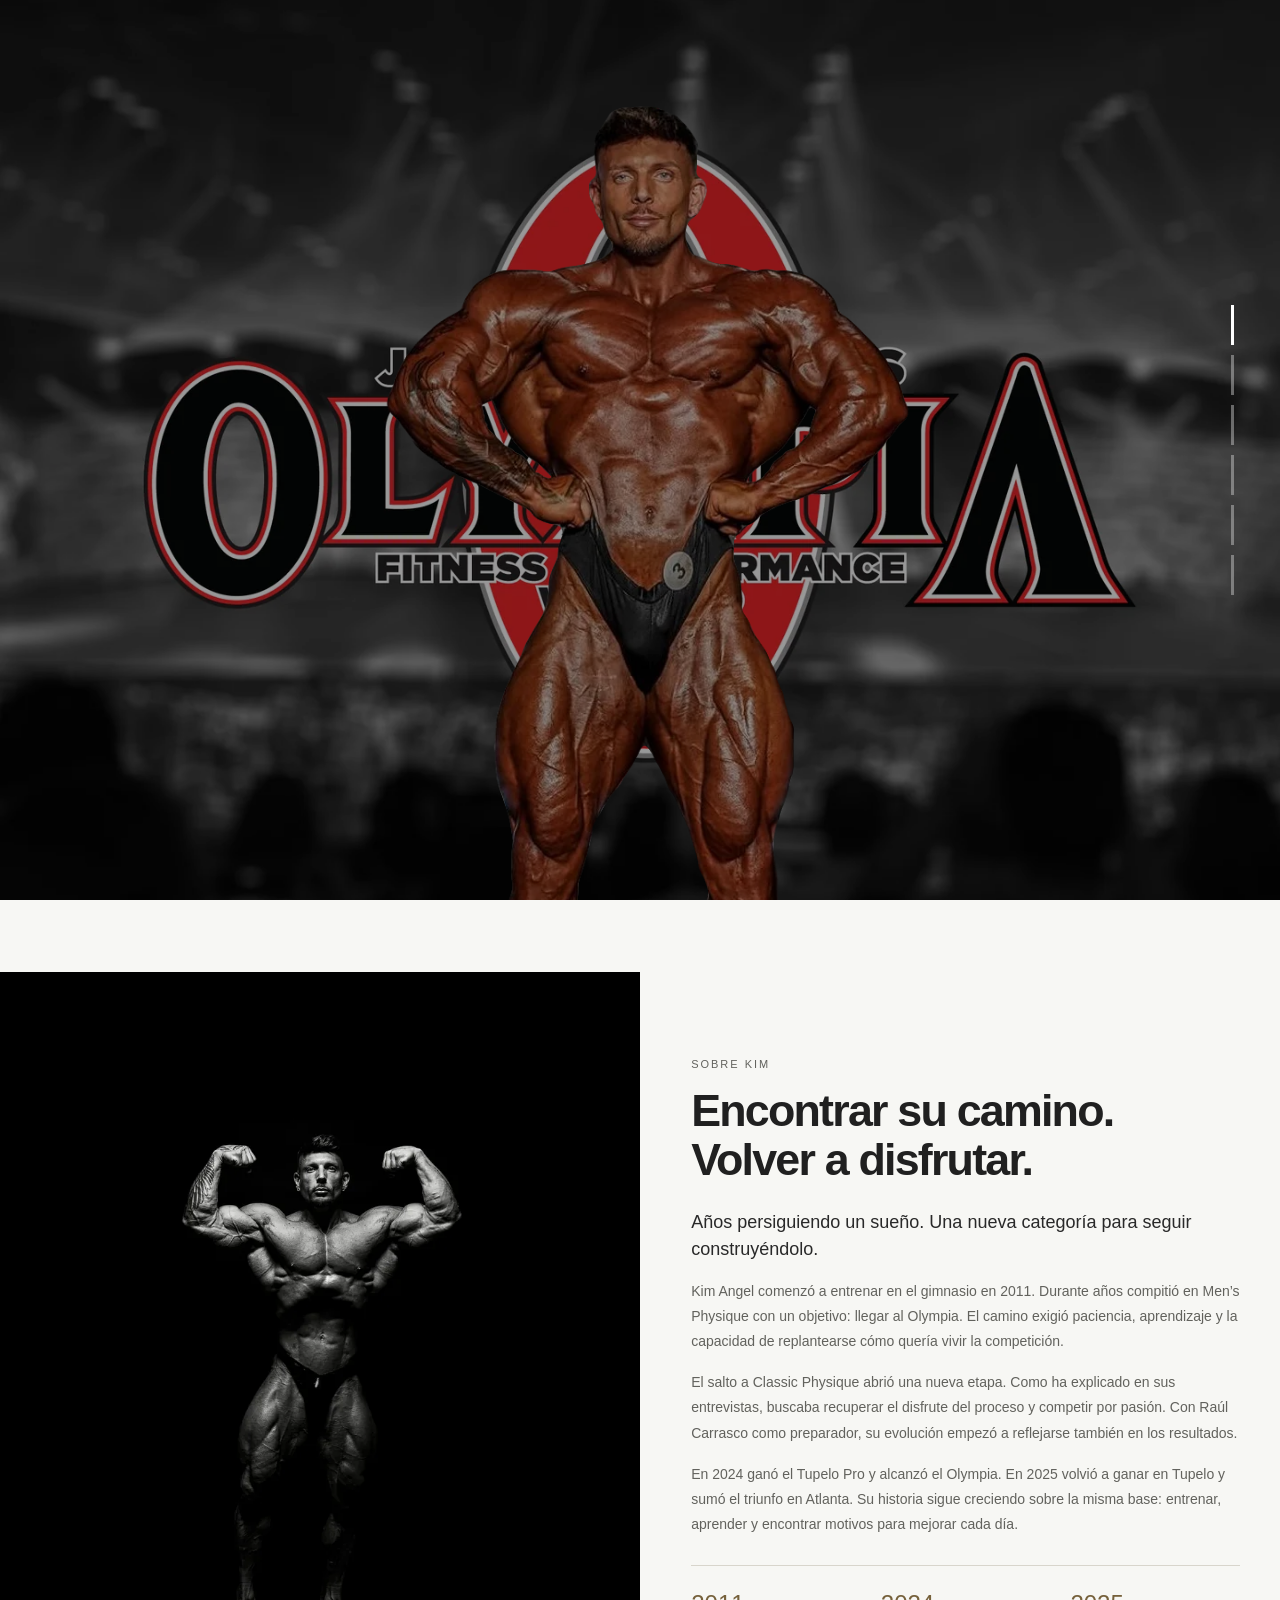
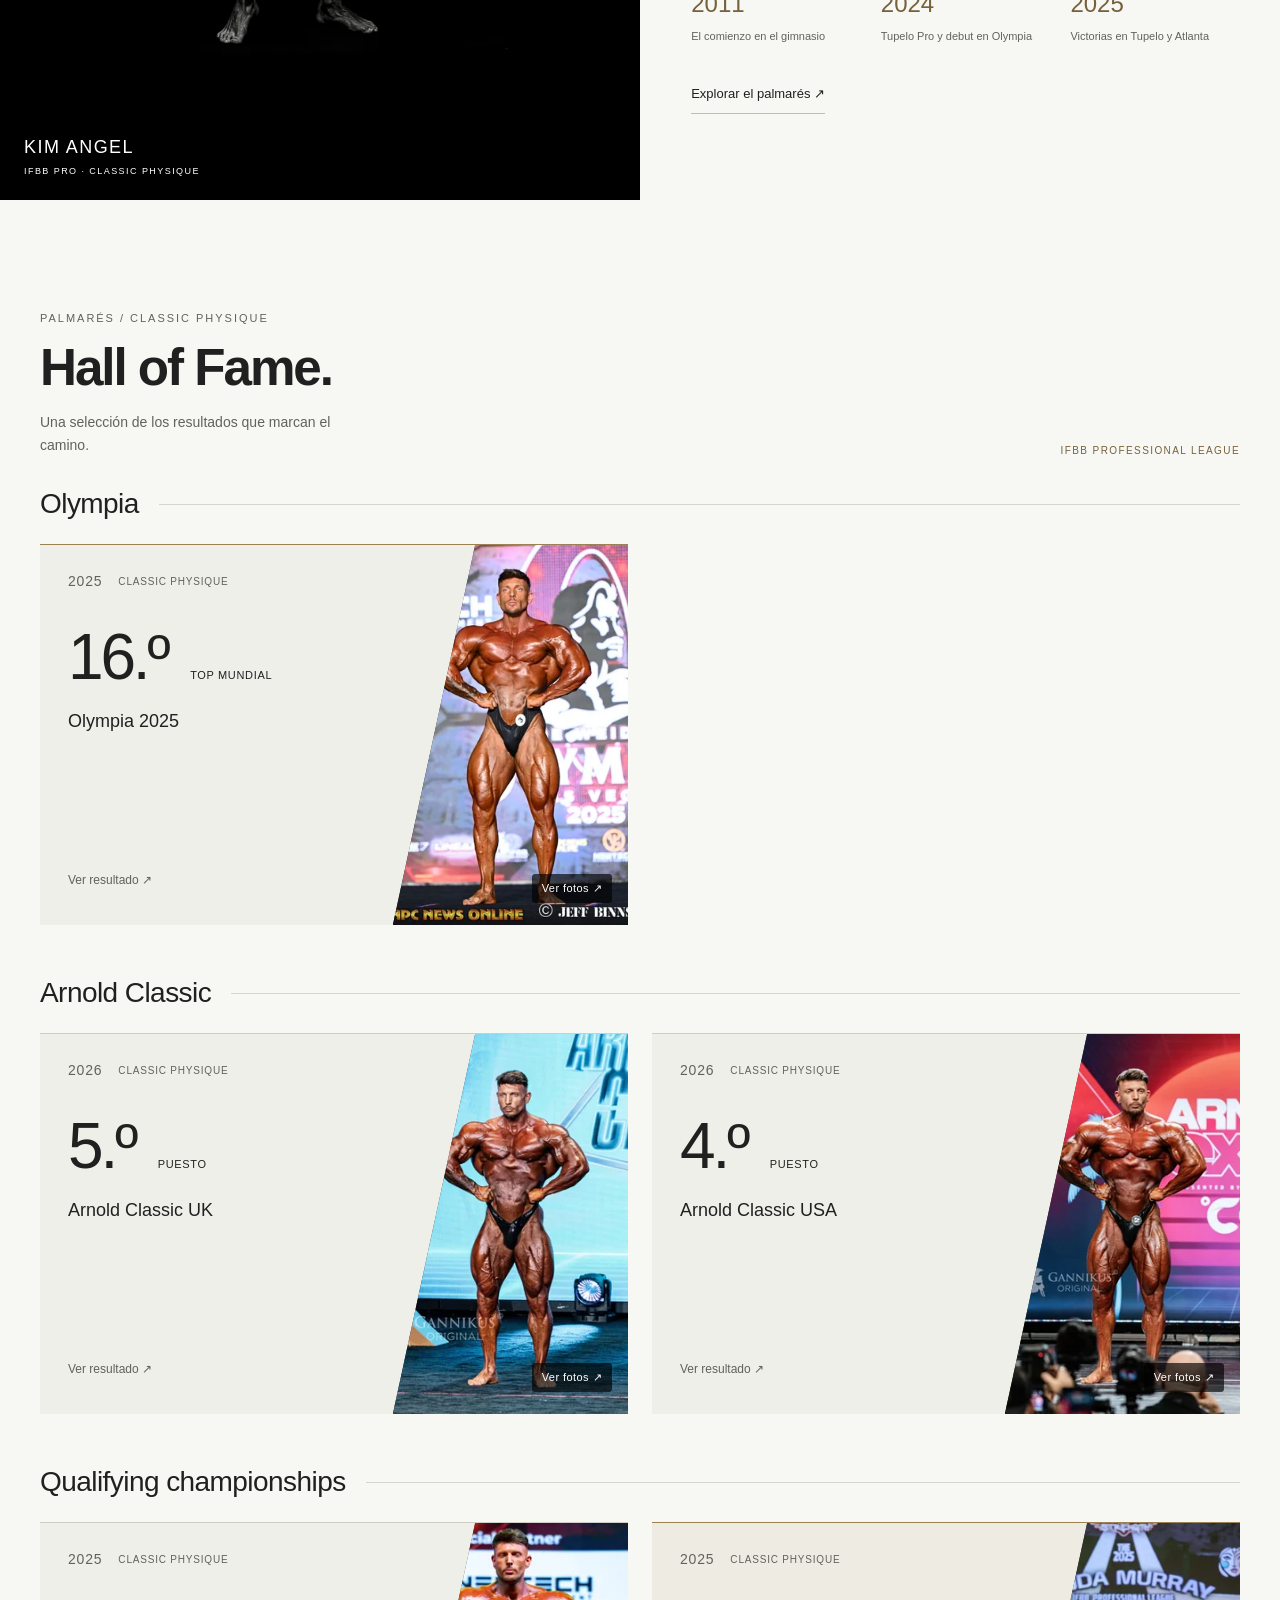
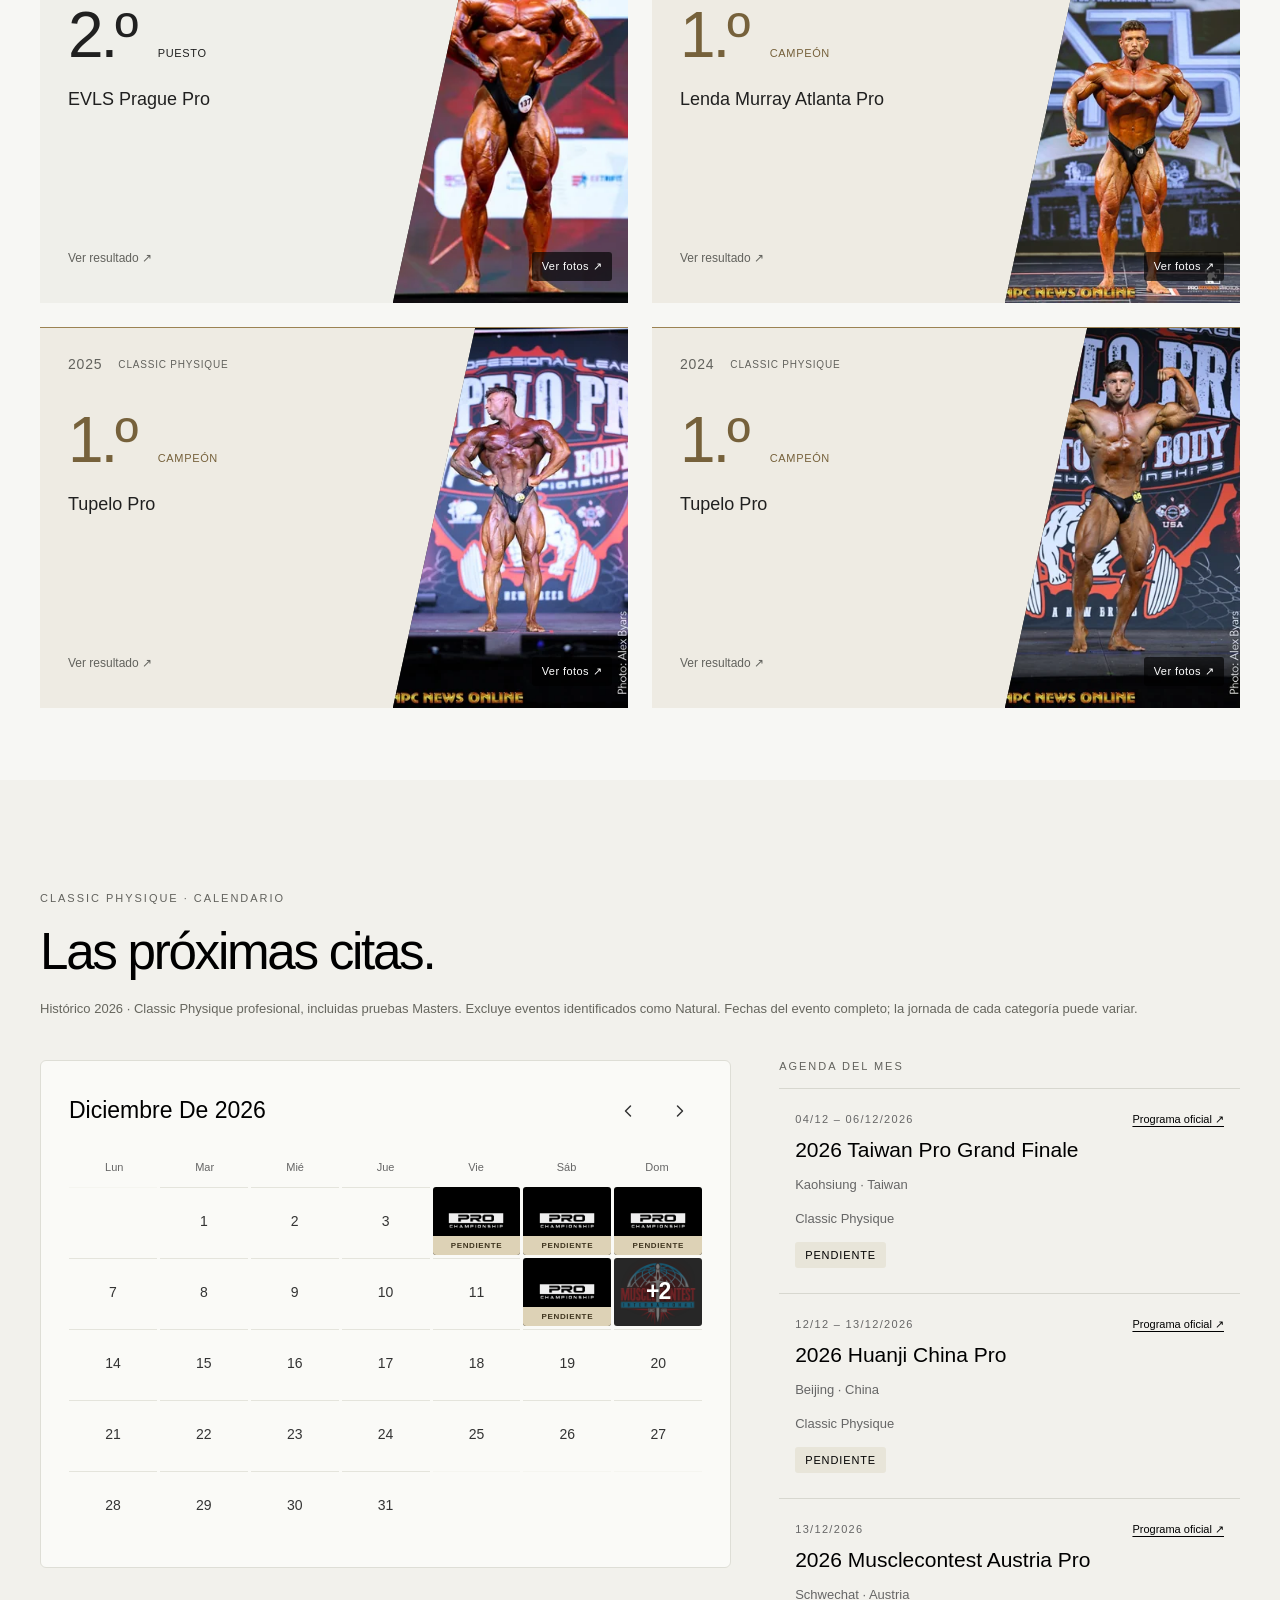
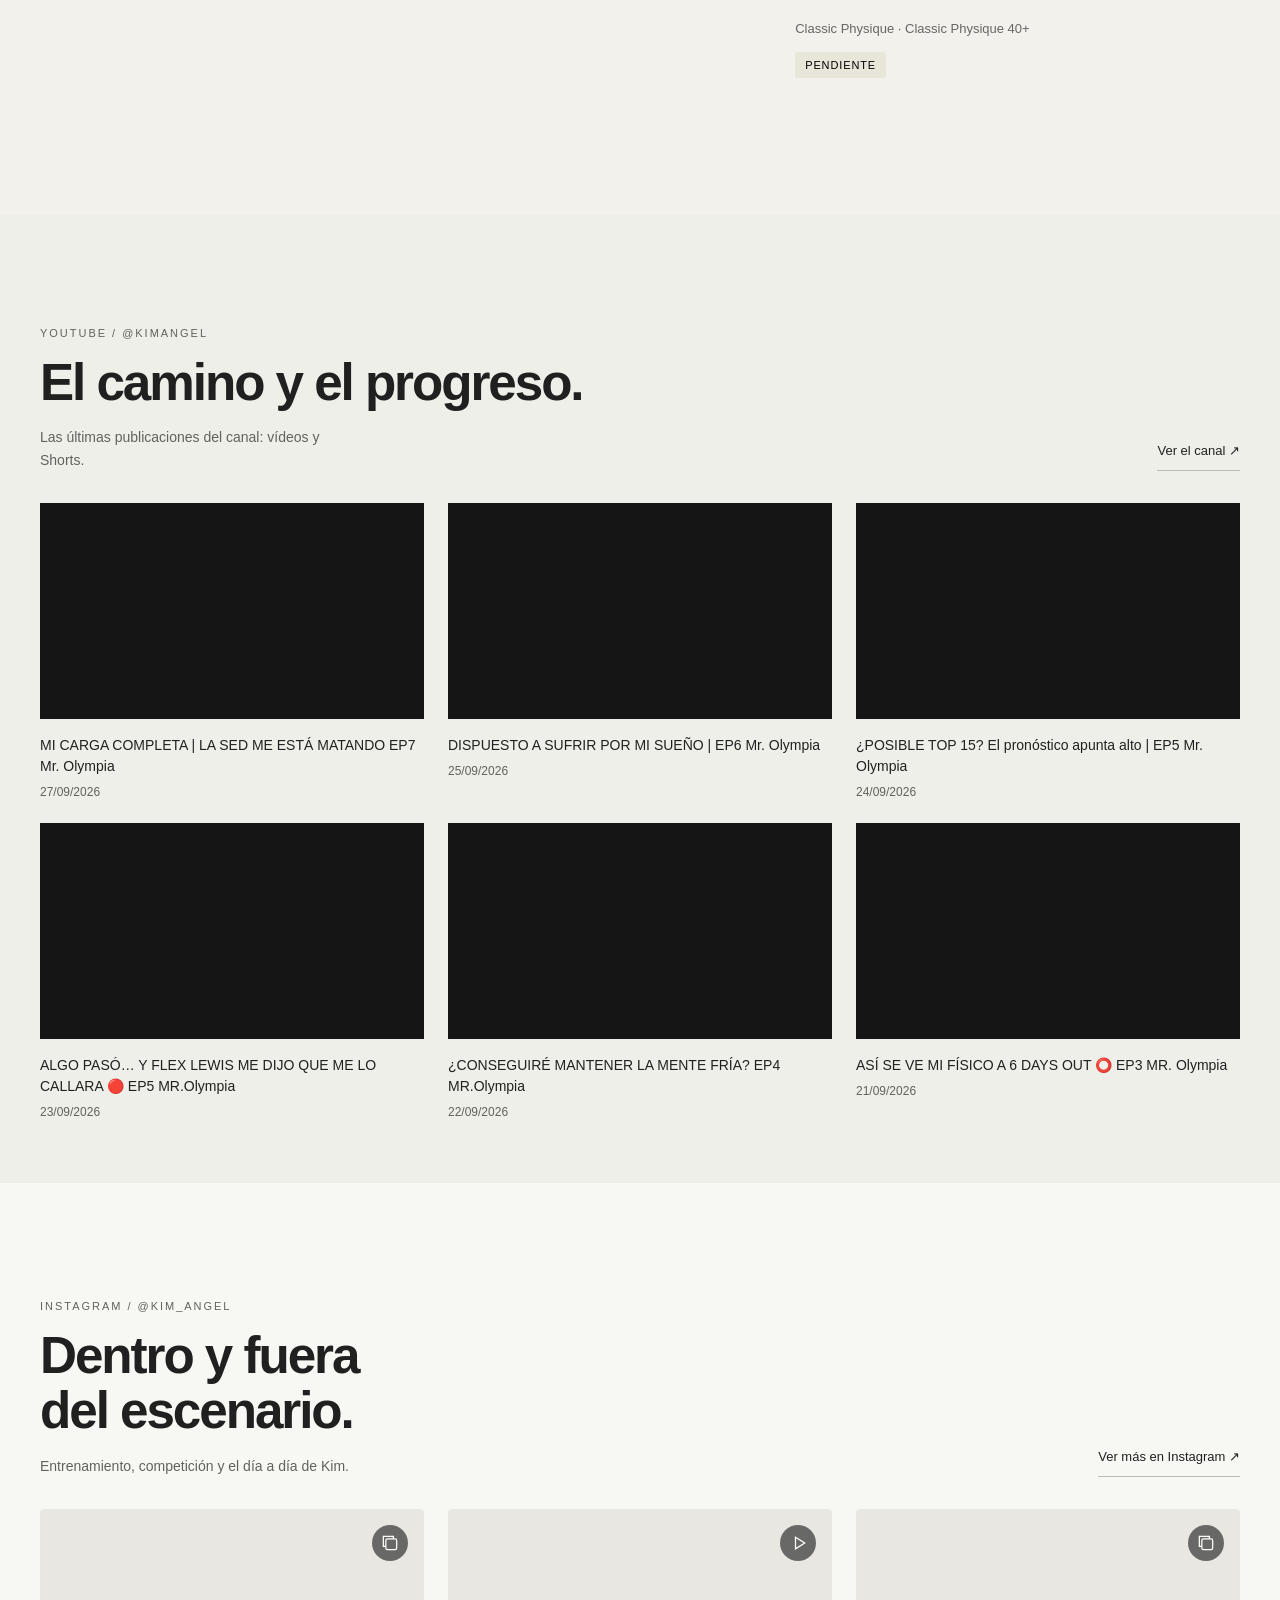
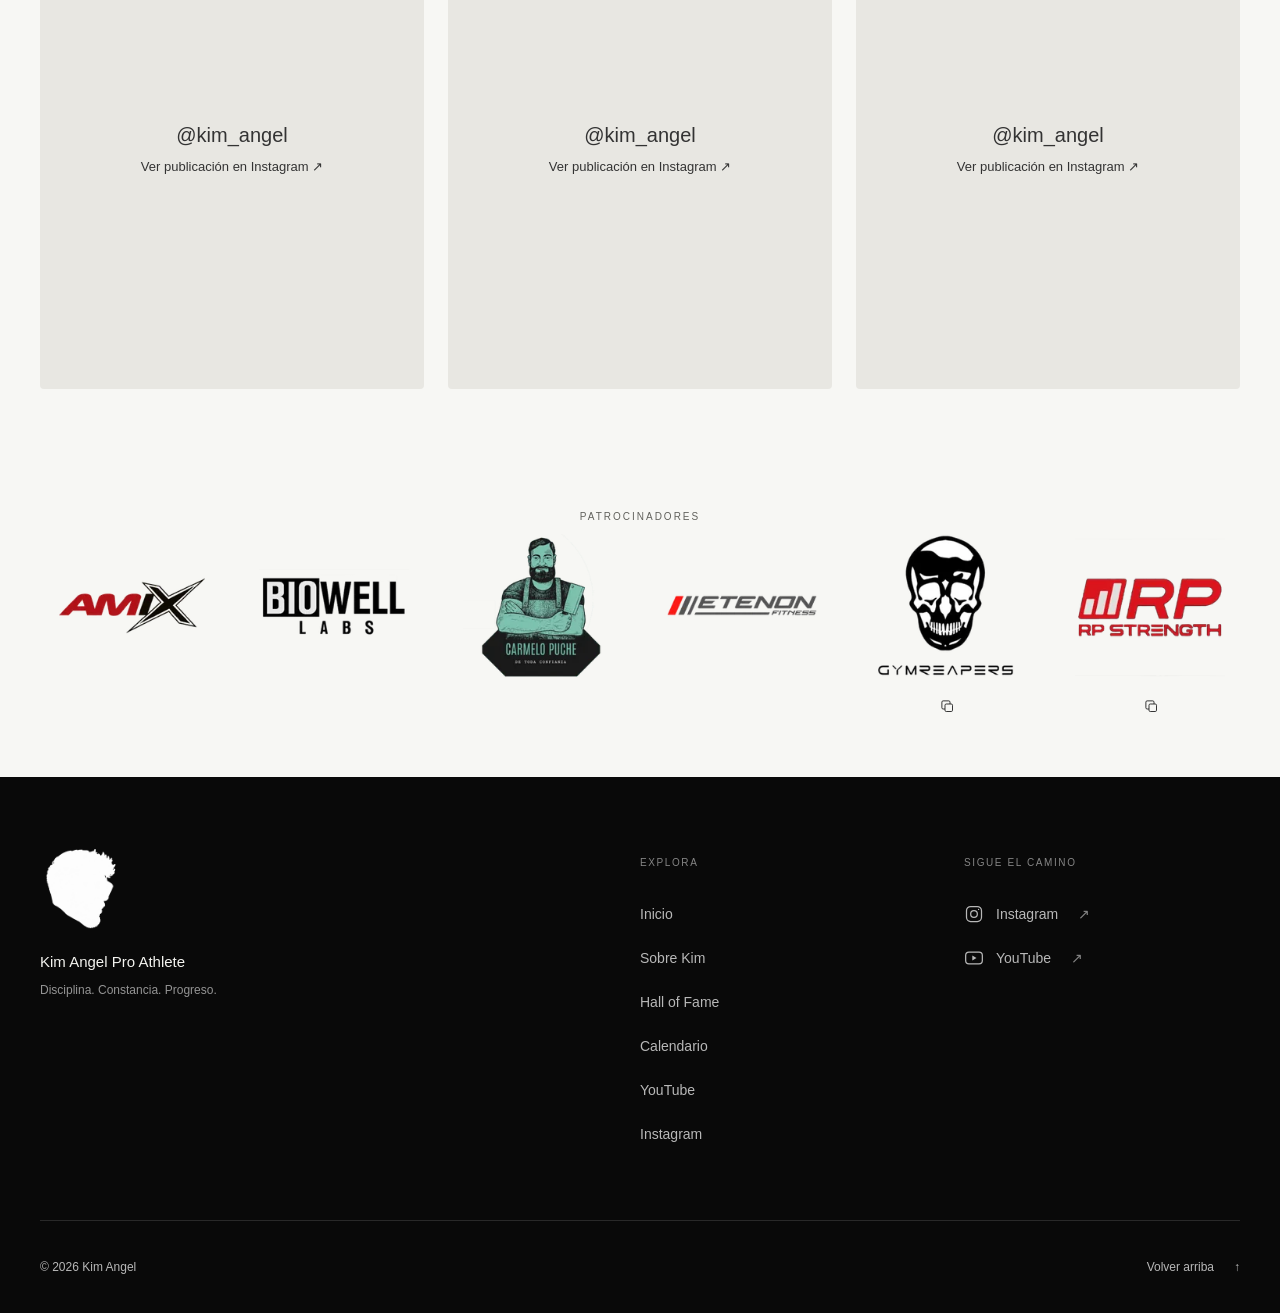
<file: index.html>
<!DOCTYPE html>
<html lang="es">
<head>
    <meta charset="UTF-8">
    <meta name="viewport" content="width=device-width, initial-scale=1.0">
    <title>Kim Angel Pro Athlete</title>
    <link rel="icon" type="image/x-icon" href="/favicon.ico" sizes="16x16 32x32 48x48 96x96">
    <link rel="icon" type="image/png" href="/img/favicon-96.png" sizes="96x96">
    <meta name="description" content="Conoce a Kim Angel, atleta IFBB Pro de Classic Physique: trayectoria, palmarés, fotos de Olympia y Arnold Classic, vídeos y contenido de sus competiciones.">
    <meta name="theme-color" content="#111111">
    <meta name="robots" content="max-image-preview:large">
    <link rel="canonical" href="https://rasrov.github.io/">
    <meta property="og:type" content="website">
    <meta property="og:locale" content="es_ES">
    <meta property="og:title" content="Kim Angel Pro Athlete">
    <meta property="og:description" content="Conoce a Kim Angel, atleta IFBB Pro de Classic Physique: trayectoria, palmarés, fotos de Olympia y Arnold Classic, vídeos y contenido de sus competiciones.">
    <meta property="og:url" content="https://rasrov.github.io/">
    <meta property="og:image" content="https://rasrov.github.io/img/hall-of-fame/olympia-2025/kim-angel-olympia-2025-01.jpg">
    <meta property="og:image:alt" content="Kim Angel en el escenario de Olympia 2025">
    <meta name="twitter:card" content="summary_large_image">
    <link rel="stylesheet" href="css/styles.css">
</head>
<body>
    <a class="skip-link" href="#sobre-kim">Saltar al contenido</a>
    <main>
        <div class="hero-section" id="inicio">
            <h1 class="visually-hidden">Kim Angel, atleta IFBB Pro de Classic Physique</h1>
            <div class="hero">
                <img src="img/optimized/hero-background-960w.webp" alt="" width="2200" height="1600" srcset="img/optimized/hero-background-480w.webp 480w, img/optimized/hero-background-960w.webp 960w, img/optimized/hero-background-1440w.webp 1440w, img/optimized/hero-background-2200w.webp 2200w" sizes="100vw" loading="eager" decoding="async" fetchpriority="high">
                <img src="img/optimized/kim-angel-hero-600w.webp" alt="Kim Angel" width="600" height="1220" srcset="img/optimized/kim-angel-hero-480w.webp 480w, img/optimized/kim-angel-hero-600w.webp 600w" sizes="100vw" loading="eager" decoding="async">
                <nav class="hero-nav" aria-label="Navegación principal">
                    <div class="container nav-inner">
                        <a class="brand" href="#inicio" aria-label="Kim Angel, inicio"><img src="img/optimized/kim-angel-logo-192w.webp" alt="Kim Angel" width="1254" height="1254" srcset="img/optimized/kim-angel-logo-96w.webp 96w, img/optimized/kim-angel-logo-192w.webp 192w, img/optimized/kim-angel-logo-320w.webp 320w" sizes="160px" loading="lazy" decoding="async"></a>
                        <button class="nav-toggle" type="button" aria-expanded="false" aria-controls="main-nav-links" aria-label="Menú de navegación"><svg width="28" height="28" viewBox="0 0 24 24" fill="none" stroke="currentColor" stroke-width="1.6" stroke-linecap="round" aria-hidden="true"><path d="M3 6h18M3 12h18M3 18h18"/></svg></button>
                        <div class="nav-links" id="main-nav-links">
                            <a href="#inicio">Inicio</a><a href="#sobre-kim">Sobre Kim</a>
                            <a href="#hall-of-fame">Palmarés</a>
                            <a href="#calendario">Calendario</a>
                            <a href="#youtube">YouTube</a>
                            <a href="#contenido">Contenido</a>
                        </div>
                    </div>
                </nav>
            </div>
        </div>
        <section class="about-section" id="sobre-kim" aria-labelledby="about-title">
            <div class="about-layout">
                <figure class="about-photo">
                    <img src="img/optimized/kim-angel-about-960w.webp" alt="Kim Angel" loading="lazy" decoding="async" width="2365" height="2820" srcset="img/optimized/kim-angel-about-480w.webp 480w, img/optimized/kim-angel-about-960w.webp 960w, img/optimized/kim-angel-about-1440w.webp 1440w, img/optimized/kim-angel-about-2200w.webp 2200w" sizes="(max-width: 900px) 100vw, 50vw">
                    <figcaption>KIM ANGEL <span>IFBB PRO · CLASSIC PHYSIQUE</span></figcaption>
                </figure>
                <div class="about-copy">
                    <p class="social-eyebrow">SOBRE KIM</p>
                    <h2 id="about-title">Encontrar su camino.<br>Volver a disfrutar.</h2>
                    <p class="about-lead">Años persiguiendo un sueño. Una nueva categoría para seguir construyéndolo.</p>
                    <p>Kim Angel comenzó a entrenar en el gimnasio en 2011. Durante años compitió en Men’s Physique con un objetivo: llegar al Olympia. El camino exigió paciencia, aprendizaje y la capacidad de replantearse cómo quería vivir la competición.</p>
                    <p>El salto a Classic Physique abrió una nueva etapa. Como ha explicado en sus entrevistas, buscaba recuperar el disfrute del proceso y competir por pasión. Con Raúl Carrasco como preparador, su evolución empezó a reflejarse también en los resultados.</p>
                    <p>En 2024 ganó el Tupelo Pro y alcanzó el Olympia. En 2025 volvió a ganar en Tupelo y sumó el triunfo en Atlanta. Su historia sigue creciendo sobre la misma base: entrenar, aprender y encontrar motivos para mejorar cada día.</p>
                    <ol class="about-milestones" aria-label="Hitos de su trayectoria">
                        <li><strong>2011</strong><span>El comienzo en el gimnasio</span></li>
                        <li><strong>2024</strong><span>Tupelo Pro y debut en Olympia</span></li>
                        <li><strong>2025</strong><span>Victorias en Tupelo y Atlanta</span></li>
                    </ol>
                    <a class="social-profile" href="#hall-of-fame">Explorar el palmarés <span aria-hidden="true">↗</span></a>
                </div>
            </div>
        </section>
        <section class="hall-section" id="hall-of-fame" aria-labelledby="hall-title">
            <div class="container">
                <header class="social-heading">
                    <div>
                        <p class="social-eyebrow">PALMARÉS / CLASSIC PHYSIQUE</p>
                        <h2 id="hall-title">Hall of Fame.</h2>
                        <p class="social-intro">Una selección de los resultados que marcan el camino.</p>
                    </div>
                    <span class="hall-category">IFBB PROFESSIONAL LEAGUE</span>
                </header>
                <section class="hall-group" aria-labelledby="hall-olympia-title">
                    <h3 class="hall-group-title" id="hall-olympia-title">Olympia</h3>
                    <ol class="hall-grid" data-entry-group>
                    <li data-gallery="olympia_2025" class="hall-result hall-olympia">
                        <div class="hall-top"><span>2025</span><span>CLASSIC PHYSIQUE</span></div>
                        <p class="hall-place">16.º <span>Top Mundial</span></p>
                        <h4>Olympia 2025</h4>
                        <a href="https://www.ifbbpro.com/competition/2025-joe-weiders-olympia-fitness-performance-weekend/" target="_blank" rel="noopener noreferrer">Ver resultado <span aria-hidden="true">↗</span></a>
                        <div class="hall-slides" hidden>
                            <img class="hall-gallery-photo" src="img/optimized/hall-of-fame/olympia-2025/kim-angel-olympia-2025-01-600w.webp" alt="Kim Angel de frente con las manos en la cintura en Olympia 2025." loading="lazy" decoding="async" draggable="false" hidden width="600" height="900" srcset="img/optimized/hall-of-fame/olympia-2025/kim-angel-olympia-2025-01-320w.webp 320w, img/optimized/hall-of-fame/olympia-2025/kim-angel-olympia-2025-01-600w.webp 600w" sizes="(max-width: 900px) 90vw, 560px" data-full-src="img/hall-of-fame/olympia-2025/kim-angel-olympia-2025-01.jpg">
                            <img class="hall-gallery-photo" src="img/optimized/hall-of-fame/olympia-2025/kim-angel-olympia-2025-02-600w.webp" alt="Kim Angel de frente con los brazos separados del torso en Olympia 2025." loading="lazy" decoding="async" draggable="false" hidden width="600" height="900" srcset="img/optimized/hall-of-fame/olympia-2025/kim-angel-olympia-2025-02-320w.webp 320w, img/optimized/hall-of-fame/olympia-2025/kim-angel-olympia-2025-02-600w.webp 600w" sizes="(max-width: 900px) 90vw, 560px" data-full-src="img/hall-of-fame/olympia-2025/kim-angel-olympia-2025-02.jpg">
                            <img class="hall-gallery-photo" src="img/optimized/hall-of-fame/olympia-2025/kim-angel-olympia-2025-03-600w.webp" alt="Kim Angel en una pose lateral con las manos juntas en Olympia 2025." loading="lazy" decoding="async" draggable="false" hidden width="600" height="900" srcset="img/optimized/hall-of-fame/olympia-2025/kim-angel-olympia-2025-03-320w.webp 320w, img/optimized/hall-of-fame/olympia-2025/kim-angel-olympia-2025-03-600w.webp 600w" sizes="(max-width: 900px) 90vw, 560px" data-full-src="img/hall-of-fame/olympia-2025/kim-angel-olympia-2025-03.jpg">
                            <img class="hall-gallery-photo" src="img/optimized/hall-of-fame/olympia-2025/kim-angel-olympia-2025-04-600w.webp" alt="Kim Angel de espaldas con ambos brazos flexionados en Olympia 2025." loading="lazy" decoding="async" draggable="false" hidden width="600" height="900" srcset="img/optimized/hall-of-fame/olympia-2025/kim-angel-olympia-2025-04-320w.webp 320w, img/optimized/hall-of-fame/olympia-2025/kim-angel-olympia-2025-04-600w.webp 600w" sizes="(max-width: 900px) 90vw, 560px" data-full-src="img/hall-of-fame/olympia-2025/kim-angel-olympia-2025-04.jpg">
                            <img class="hall-gallery-photo" src="img/optimized/hall-of-fame/olympia-2025/kim-angel-olympia-2025-05-600w.webp" alt="Kim Angel de espaldas con las manos en la cintura en Olympia 2025." loading="lazy" decoding="async" draggable="false" hidden width="600" height="900" srcset="img/optimized/hall-of-fame/olympia-2025/kim-angel-olympia-2025-05-320w.webp 320w, img/optimized/hall-of-fame/olympia-2025/kim-angel-olympia-2025-05-600w.webp 600w" sizes="(max-width: 900px) 90vw, 560px" data-full-src="img/hall-of-fame/olympia-2025/kim-angel-olympia-2025-05.jpg">
                            <img class="hall-gallery-photo" src="img/optimized/hall-of-fame/olympia-2025/kim-angel-olympia-2025-06-600w.webp" alt="Kim Angel en una pose arrodillada con un brazo elevado en Olympia 2025." loading="lazy" decoding="async" draggable="false" hidden width="600" height="900" srcset="img/optimized/hall-of-fame/olympia-2025/kim-angel-olympia-2025-06-320w.webp 320w, img/optimized/hall-of-fame/olympia-2025/kim-angel-olympia-2025-06-600w.webp 600w" sizes="(max-width: 900px) 90vw, 560px" data-full-src="img/hall-of-fame/olympia-2025/kim-angel-olympia-2025-06.jpg">
                        </div>
                    </li>
                    </ol>
                </section>
                <section class="hall-group" aria-labelledby="hall-arnold-title">
                    <h3 class="hall-group-title" id="hall-arnold-title">Arnold Classic</h3>
                    <ol class="hall-grid" data-entry-group>
<li data-gallery="arnold_classic_uk_2026" class="hall-result">
                        <div class="hall-top"><span>2026</span><span>CLASSIC PHYSIQUE</span></div>
                        <p class="hall-place">5.º <span>puesto</span></p>
                        <h4>Arnold Classic UK</h4>
                        <a href="https://www.ifbbpro.com/competition/2026-arnold-classic-united-kingdom/" target="_blank" rel="noopener noreferrer">Ver resultado <span aria-hidden="true">↗</span></a>
                        <div class="hall-slides" hidden>
                            <img class="hall-gallery-photo" src="img/optimized/hall-of-fame/arnold-classic-uk-2026/kim-angel-arnold-classic-uk-2026-01-640w.webp" alt="Kim Angel de frente con las manos en la cintura en Arnold Classic UK 2026." loading="lazy" decoding="async" draggable="false" hidden width="1440" height="1920" srcset="img/optimized/hall-of-fame/arnold-classic-uk-2026/kim-angel-arnold-classic-uk-2026-01-320w.webp 320w, img/optimized/hall-of-fame/arnold-classic-uk-2026/kim-angel-arnold-classic-uk-2026-01-640w.webp 640w, img/optimized/hall-of-fame/arnold-classic-uk-2026/kim-angel-arnold-classic-uk-2026-01-960w.webp 960w, img/optimized/hall-of-fame/arnold-classic-uk-2026/kim-angel-arnold-classic-uk-2026-01-1440w.webp 1440w" sizes="(max-width: 900px) 90vw, 560px" data-full-src="img/hall-of-fame/arnold-classic-uk-2026/kim-angel-arnold-classic-uk-2026-01.jpg">
                            <img class="hall-gallery-photo" src="img/optimized/hall-of-fame/arnold-classic-uk-2026/kim-angel-arnold-classic-uk-2026-02-640w.webp" alt="Kim Angel de espaldas con los brazos extendidos en Arnold Classic UK 2026." loading="lazy" decoding="async" draggable="false" hidden width="1440" height="1920" srcset="img/optimized/hall-of-fame/arnold-classic-uk-2026/kim-angel-arnold-classic-uk-2026-02-320w.webp 320w, img/optimized/hall-of-fame/arnold-classic-uk-2026/kim-angel-arnold-classic-uk-2026-02-640w.webp 640w, img/optimized/hall-of-fame/arnold-classic-uk-2026/kim-angel-arnold-classic-uk-2026-02-960w.webp 960w, img/optimized/hall-of-fame/arnold-classic-uk-2026/kim-angel-arnold-classic-uk-2026-02-1440w.webp 1440w" sizes="(max-width: 900px) 90vw, 560px" data-full-src="img/hall-of-fame/arnold-classic-uk-2026/kim-angel-arnold-classic-uk-2026-02.jpg">
                            <img class="hall-gallery-photo" src="img/optimized/hall-of-fame/arnold-classic-uk-2026/kim-angel-arnold-classic-uk-2026-03-640w.webp" alt="Kim Angel en una pose arrodillada con un brazo elevado en Arnold Classic UK 2026." loading="lazy" decoding="async" draggable="false" hidden width="1440" height="1920" srcset="img/optimized/hall-of-fame/arnold-classic-uk-2026/kim-angel-arnold-classic-uk-2026-03-320w.webp 320w, img/optimized/hall-of-fame/arnold-classic-uk-2026/kim-angel-arnold-classic-uk-2026-03-640w.webp 640w, img/optimized/hall-of-fame/arnold-classic-uk-2026/kim-angel-arnold-classic-uk-2026-03-960w.webp 960w, img/optimized/hall-of-fame/arnold-classic-uk-2026/kim-angel-arnold-classic-uk-2026-03-1440w.webp 1440w" sizes="(max-width: 900px) 90vw, 560px" data-full-src="img/hall-of-fame/arnold-classic-uk-2026/kim-angel-arnold-classic-uk-2026-03.jpg">
                            <img class="hall-gallery-photo" src="img/optimized/hall-of-fame/arnold-classic-uk-2026/kim-angel-arnold-classic-uk-2026-04-640w.webp" alt="Kim Angel en una pose lateral con las manos juntas en Arnold Classic UK 2026." loading="lazy" decoding="async" draggable="false" hidden width="1440" height="1920" srcset="img/optimized/hall-of-fame/arnold-classic-uk-2026/kim-angel-arnold-classic-uk-2026-04-320w.webp 320w, img/optimized/hall-of-fame/arnold-classic-uk-2026/kim-angel-arnold-classic-uk-2026-04-640w.webp 640w, img/optimized/hall-of-fame/arnold-classic-uk-2026/kim-angel-arnold-classic-uk-2026-04-960w.webp 960w, img/optimized/hall-of-fame/arnold-classic-uk-2026/kim-angel-arnold-classic-uk-2026-04-1440w.webp 1440w" sizes="(max-width: 900px) 90vw, 560px" data-full-src="img/hall-of-fame/arnold-classic-uk-2026/kim-angel-arnold-classic-uk-2026-04.jpg">
                            <img class="hall-gallery-photo" src="img/optimized/hall-of-fame/arnold-classic-uk-2026/kim-angel-arnold-classic-uk-2026-05-640w.webp" alt="Kim Angel de espaldas con ambos brazos flexionados en Arnold Classic UK 2026." loading="lazy" decoding="async" draggable="false" hidden width="1440" height="1920" srcset="img/optimized/hall-of-fame/arnold-classic-uk-2026/kim-angel-arnold-classic-uk-2026-05-320w.webp 320w, img/optimized/hall-of-fame/arnold-classic-uk-2026/kim-angel-arnold-classic-uk-2026-05-640w.webp 640w, img/optimized/hall-of-fame/arnold-classic-uk-2026/kim-angel-arnold-classic-uk-2026-05-960w.webp 960w, img/optimized/hall-of-fame/arnold-classic-uk-2026/kim-angel-arnold-classic-uk-2026-05-1440w.webp 1440w" sizes="(max-width: 900px) 90vw, 560px" data-full-src="img/hall-of-fame/arnold-classic-uk-2026/kim-angel-arnold-classic-uk-2026-05.jpg">
                            <img class="hall-gallery-photo" src="img/optimized/hall-of-fame/arnold-classic-uk-2026/kim-angel-arnold-classic-uk-2026-06-640w.webp" alt="Kim Angel con un brazo elevado sobre la cabeza en Arnold Classic UK 2026." loading="lazy" decoding="async" draggable="false" hidden width="1440" height="1920" srcset="img/optimized/hall-of-fame/arnold-classic-uk-2026/kim-angel-arnold-classic-uk-2026-06-320w.webp 320w, img/optimized/hall-of-fame/arnold-classic-uk-2026/kim-angel-arnold-classic-uk-2026-06-640w.webp 640w, img/optimized/hall-of-fame/arnold-classic-uk-2026/kim-angel-arnold-classic-uk-2026-06-960w.webp 960w, img/optimized/hall-of-fame/arnold-classic-uk-2026/kim-angel-arnold-classic-uk-2026-06-1440w.webp 1440w" sizes="(max-width: 900px) 90vw, 560px" data-full-src="img/hall-of-fame/arnold-classic-uk-2026/kim-angel-arnold-classic-uk-2026-06.jpg">
                        </div>
                    </li>
<li data-gallery="arnold_classic_usa_2026" class="hall-result">
                        <div class="hall-top"><span>2026</span><span>CLASSIC PHYSIQUE</span></div>
                        <p class="hall-place">4.º <span>puesto</span></p>
                        <h4>Arnold Classic USA</h4>
                        <a href="https://www.ifbbpro.com/competition/2026-arnold-classic-xxxviii/" target="_blank" rel="noopener noreferrer">Ver resultado <span aria-hidden="true">↗</span></a>
                        <div class="hall-slides" hidden>
                            <img class="hall-gallery-photo" src="img/optimized/hall-of-fame/arnold-classic-usa-2026/kim-angel-arnold-classic-usa-2026-01-640w.webp" alt="Kim Angel de frente con las manos en la cintura en Arnold Classic USA 2026." loading="lazy" decoding="async" draggable="false" hidden width="1440" height="1919" srcset="img/optimized/hall-of-fame/arnold-classic-usa-2026/kim-angel-arnold-classic-usa-2026-01-320w.webp 320w, img/optimized/hall-of-fame/arnold-classic-usa-2026/kim-angel-arnold-classic-usa-2026-01-640w.webp 640w, img/optimized/hall-of-fame/arnold-classic-usa-2026/kim-angel-arnold-classic-usa-2026-01-960w.webp 960w, img/optimized/hall-of-fame/arnold-classic-usa-2026/kim-angel-arnold-classic-usa-2026-01-1440w.webp 1440w" sizes="(max-width: 900px) 90vw, 560px" data-full-src="img/hall-of-fame/arnold-classic-usa-2026/kim-angel-arnold-classic-usa-2026-01.jpg">
                            <img class="hall-gallery-photo" src="img/optimized/hall-of-fame/arnold-classic-usa-2026/kim-angel-arnold-classic-usa-2026-02-640w.webp" alt="Kim Angel de frente con ambos brazos flexionados en Arnold Classic USA 2026." loading="lazy" decoding="async" draggable="false" hidden width="1440" height="1919" srcset="img/optimized/hall-of-fame/arnold-classic-usa-2026/kim-angel-arnold-classic-usa-2026-02-320w.webp 320w, img/optimized/hall-of-fame/arnold-classic-usa-2026/kim-angel-arnold-classic-usa-2026-02-640w.webp 640w, img/optimized/hall-of-fame/arnold-classic-usa-2026/kim-angel-arnold-classic-usa-2026-02-960w.webp 960w, img/optimized/hall-of-fame/arnold-classic-usa-2026/kim-angel-arnold-classic-usa-2026-02-1440w.webp 1440w" sizes="(max-width: 900px) 90vw, 560px" data-full-src="img/hall-of-fame/arnold-classic-usa-2026/kim-angel-arnold-classic-usa-2026-02.jpg">
                            <img class="hall-gallery-photo" src="img/optimized/hall-of-fame/arnold-classic-usa-2026/kim-angel-arnold-classic-usa-2026-03-640w.webp" alt="Kim Angel de espaldas con un brazo extendido en Arnold Classic USA 2026." loading="lazy" decoding="async" draggable="false" hidden width="1440" height="1919" srcset="img/optimized/hall-of-fame/arnold-classic-usa-2026/kim-angel-arnold-classic-usa-2026-03-320w.webp 320w, img/optimized/hall-of-fame/arnold-classic-usa-2026/kim-angel-arnold-classic-usa-2026-03-640w.webp 640w, img/optimized/hall-of-fame/arnold-classic-usa-2026/kim-angel-arnold-classic-usa-2026-03-960w.webp 960w, img/optimized/hall-of-fame/arnold-classic-usa-2026/kim-angel-arnold-classic-usa-2026-03-1440w.webp 1440w" sizes="(max-width: 900px) 90vw, 560px" data-full-src="img/hall-of-fame/arnold-classic-usa-2026/kim-angel-arnold-classic-usa-2026-03.jpg">
                            <img class="hall-gallery-photo" src="img/optimized/hall-of-fame/arnold-classic-usa-2026/kim-angel-arnold-classic-usa-2026-04-640w.webp" alt="Kim Angel de frente durante su presentación en Arnold Classic USA 2026." loading="lazy" decoding="async" draggable="false" hidden width="1440" height="1919" srcset="img/optimized/hall-of-fame/arnold-classic-usa-2026/kim-angel-arnold-classic-usa-2026-04-320w.webp 320w, img/optimized/hall-of-fame/arnold-classic-usa-2026/kim-angel-arnold-classic-usa-2026-04-640w.webp 640w, img/optimized/hall-of-fame/arnold-classic-usa-2026/kim-angel-arnold-classic-usa-2026-04-960w.webp 960w, img/optimized/hall-of-fame/arnold-classic-usa-2026/kim-angel-arnold-classic-usa-2026-04-1440w.webp 1440w" sizes="(max-width: 900px) 90vw, 560px" data-full-src="img/hall-of-fame/arnold-classic-usa-2026/kim-angel-arnold-classic-usa-2026-04.jpg">
                        </div>
                    </li>
                    </ol>
                </section>
                <section class="hall-group" aria-labelledby="hall-qualifying-title">
                    <h3 class="hall-group-title" id="hall-qualifying-title">Qualifying championships</h3>
                    <ol class="hall-grid" data-entry-group>
<li data-gallery="evls_prague_pro_25" class="hall-result">
                        <div class="hall-top"><span>2025</span><span>CLASSIC PHYSIQUE</span></div>
                        <p class="hall-place">2.º <span>puesto</span></p>
                        <h4>EVLS Prague Pro</h4>
                        <a href="https://www.ifbbpro.com/competition/2025-evls-prague-pro/" target="_blank" rel="noopener noreferrer">Ver resultado <span aria-hidden="true">↗</span></a>
                        <div class="hall-slides" hidden>
                            <img class="hall-gallery-photo" src="img/optimized/hall-of-fame/evls-prague-pro-2025/kim-angel-evls-prague-pro-2025-01-640w.webp" alt="Kim Angel de frente con las manos en la cintura en EVLS Prague Pro 2025." loading="lazy" decoding="async" draggable="false" hidden width="1440" height="1800" srcset="img/optimized/hall-of-fame/evls-prague-pro-2025/kim-angel-evls-prague-pro-2025-01-320w.webp 320w, img/optimized/hall-of-fame/evls-prague-pro-2025/kim-angel-evls-prague-pro-2025-01-640w.webp 640w, img/optimized/hall-of-fame/evls-prague-pro-2025/kim-angel-evls-prague-pro-2025-01-960w.webp 960w, img/optimized/hall-of-fame/evls-prague-pro-2025/kim-angel-evls-prague-pro-2025-01-1440w.webp 1440w" sizes="(max-width: 900px) 90vw, 560px" data-full-src="img/hall-of-fame/evls-prague-pro-2025/kim-angel-evls-prague-pro-2025-01.jpg">
                            <img class="hall-gallery-photo" src="img/optimized/hall-of-fame/evls-prague-pro-2025/kim-angel-evls-prague-pro-2025-02-640w.webp" alt="Kim Angel en una pose lateral con las manos juntas en EVLS Prague Pro 2025." loading="lazy" decoding="async" draggable="false" hidden width="1440" height="1800" srcset="img/optimized/hall-of-fame/evls-prague-pro-2025/kim-angel-evls-prague-pro-2025-02-320w.webp 320w, img/optimized/hall-of-fame/evls-prague-pro-2025/kim-angel-evls-prague-pro-2025-02-640w.webp 640w, img/optimized/hall-of-fame/evls-prague-pro-2025/kim-angel-evls-prague-pro-2025-02-960w.webp 960w, img/optimized/hall-of-fame/evls-prague-pro-2025/kim-angel-evls-prague-pro-2025-02-1440w.webp 1440w" sizes="(max-width: 900px) 90vw, 560px" data-full-src="img/hall-of-fame/evls-prague-pro-2025/kim-angel-evls-prague-pro-2025-02.jpg">
                            <img class="hall-gallery-photo" src="img/optimized/hall-of-fame/evls-prague-pro-2025/kim-angel-evls-prague-pro-2025-03-640w.webp" alt="Kim Angel de espaldas con ambos brazos flexionados en EVLS Prague Pro 2025." loading="lazy" decoding="async" draggable="false" hidden width="1440" height="1800" srcset="img/optimized/hall-of-fame/evls-prague-pro-2025/kim-angel-evls-prague-pro-2025-03-320w.webp 320w, img/optimized/hall-of-fame/evls-prague-pro-2025/kim-angel-evls-prague-pro-2025-03-640w.webp 640w, img/optimized/hall-of-fame/evls-prague-pro-2025/kim-angel-evls-prague-pro-2025-03-960w.webp 960w, img/optimized/hall-of-fame/evls-prague-pro-2025/kim-angel-evls-prague-pro-2025-03-1440w.webp 1440w" sizes="(max-width: 900px) 90vw, 560px" data-full-src="img/hall-of-fame/evls-prague-pro-2025/kim-angel-evls-prague-pro-2025-03.jpg">
                        </div>
                    </li>
<li data-gallery="atlanta_pro_2025" class="hall-result hall-winner">
                        <div class="hall-top"><span>2025</span><span>CLASSIC PHYSIQUE</span></div>
                        <p class="hall-place">1.º <span>Campeón</span></p>
                        <h4>Lenda Murray Atlanta Pro</h4>
                        <a href="https://barbend.com/news/2025-lenda-murray-atl-pro-results/" target="_blank" rel="noopener noreferrer">Ver resultado <span aria-hidden="true">↗</span></a>
                        <div class="hall-slides" hidden>
                            <img class="hall-gallery-photo" src="img/optimized/hall-of-fame/atlanta-pro-2025/kim-angel-atlanta-pro-2025-01-600w.webp" alt="Kim Angel de frente con los brazos separados del torso en Lenda Murray Atlanta Pro 2025." loading="lazy" decoding="async" draggable="false" hidden width="600" height="900" srcset="img/optimized/hall-of-fame/atlanta-pro-2025/kim-angel-atlanta-pro-2025-01-320w.webp 320w, img/optimized/hall-of-fame/atlanta-pro-2025/kim-angel-atlanta-pro-2025-01-600w.webp 600w" sizes="(max-width: 900px) 90vw, 560px" data-full-src="img/hall-of-fame/atlanta-pro-2025/kim-angel-atlanta-pro-2025-01.jpg">
                            <img class="hall-gallery-photo" src="img/optimized/hall-of-fame/atlanta-pro-2025/kim-angel-atlanta-pro-2025-02-600w.webp" alt="Kim Angel de frente con las manos en la cintura en Lenda Murray Atlanta Pro 2025." loading="lazy" decoding="async" draggable="false" hidden width="600" height="900" srcset="img/optimized/hall-of-fame/atlanta-pro-2025/kim-angel-atlanta-pro-2025-02-320w.webp 320w, img/optimized/hall-of-fame/atlanta-pro-2025/kim-angel-atlanta-pro-2025-02-600w.webp 600w" sizes="(max-width: 900px) 90vw, 560px" data-full-src="img/hall-of-fame/atlanta-pro-2025/kim-angel-atlanta-pro-2025-02.jpg">
                            <img class="hall-gallery-photo" src="img/optimized/hall-of-fame/atlanta-pro-2025/kim-angel-atlanta-pro-2025-03-600w.webp" alt="Kim Angel en una pose lateral con las manos juntas en Lenda Murray Atlanta Pro 2025." loading="lazy" decoding="async" draggable="false" hidden width="600" height="900" srcset="img/optimized/hall-of-fame/atlanta-pro-2025/kim-angel-atlanta-pro-2025-03-320w.webp 320w, img/optimized/hall-of-fame/atlanta-pro-2025/kim-angel-atlanta-pro-2025-03-600w.webp 600w" sizes="(max-width: 900px) 90vw, 560px" data-full-src="img/hall-of-fame/atlanta-pro-2025/kim-angel-atlanta-pro-2025-03.jpg">
                            <img class="hall-gallery-photo" src="img/optimized/hall-of-fame/atlanta-pro-2025/kim-angel-atlanta-pro-2025-04-600w.webp" alt="Kim Angel de espaldas con ambos brazos flexionados en Lenda Murray Atlanta Pro 2025." loading="lazy" decoding="async" draggable="false" hidden width="600" height="900" srcset="img/optimized/hall-of-fame/atlanta-pro-2025/kim-angel-atlanta-pro-2025-04-320w.webp 320w, img/optimized/hall-of-fame/atlanta-pro-2025/kim-angel-atlanta-pro-2025-04-600w.webp 600w" sizes="(max-width: 900px) 90vw, 560px" data-full-src="img/hall-of-fame/atlanta-pro-2025/kim-angel-atlanta-pro-2025-04.jpg">
                            <img class="hall-gallery-photo" src="img/optimized/hall-of-fame/atlanta-pro-2025/kim-angel-atlanta-pro-2025-05-600w.webp" alt="Kim Angel de espaldas con un brazo extendido en Lenda Murray Atlanta Pro 2025." loading="lazy" decoding="async" draggable="false" hidden width="600" height="900" srcset="img/optimized/hall-of-fame/atlanta-pro-2025/kim-angel-atlanta-pro-2025-05-320w.webp 320w, img/optimized/hall-of-fame/atlanta-pro-2025/kim-angel-atlanta-pro-2025-05-600w.webp 600w" sizes="(max-width: 900px) 90vw, 560px" data-full-src="img/hall-of-fame/atlanta-pro-2025/kim-angel-atlanta-pro-2025-05.jpg">
                            <img class="hall-gallery-photo" src="img/optimized/hall-of-fame/atlanta-pro-2025/kim-angel-atlanta-pro-2025-06-600w.webp" alt="Kim Angel de frente con ambos brazos flexionados en Lenda Murray Atlanta Pro 2025." loading="lazy" decoding="async" draggable="false" hidden width="600" height="900" srcset="img/optimized/hall-of-fame/atlanta-pro-2025/kim-angel-atlanta-pro-2025-06-320w.webp 320w, img/optimized/hall-of-fame/atlanta-pro-2025/kim-angel-atlanta-pro-2025-06-600w.webp 600w" sizes="(max-width: 900px) 90vw, 560px" data-full-src="img/hall-of-fame/atlanta-pro-2025/kim-angel-atlanta-pro-2025-06.jpg">
                            <img class="hall-gallery-photo" src="img/optimized/hall-of-fame/atlanta-pro-2025/kim-angel-atlanta-pro-2025-07-600w.webp" alt="Kim Angel en una pose lateral con un brazo extendido en Lenda Murray Atlanta Pro 2025." loading="lazy" decoding="async" draggable="false" hidden width="600" height="900" srcset="img/optimized/hall-of-fame/atlanta-pro-2025/kim-angel-atlanta-pro-2025-07-320w.webp 320w, img/optimized/hall-of-fame/atlanta-pro-2025/kim-angel-atlanta-pro-2025-07-600w.webp 600w" sizes="(max-width: 900px) 90vw, 560px" data-full-src="img/hall-of-fame/atlanta-pro-2025/kim-angel-atlanta-pro-2025-07.jpg">
                        </div>
                    </li>
<li data-gallery="tupelo_pro_2025" class="hall-result hall-winner">
                        <div class="hall-top"><span>2025</span><span>CLASSIC PHYSIQUE</span></div>
                        <p class="hall-place">1.º <span>Campeón</span></p>
                        <h4>Tupelo Pro</h4>
                        <a href="https://barbend.com/news/2025-tupelo-pro-results/" target="_blank" rel="noopener noreferrer">Ver resultado <span aria-hidden="true">↗</span></a>
                        <div class="hall-slides" hidden>
                            <img class="hall-gallery-photo" src="img/optimized/hall-of-fame/tupelo-pro-2025/kim-angel-tupelo-pro-2025-01-600w.webp" alt="Kim Angel de frente con las manos en la cintura en Tupelo Pro 2025." loading="lazy" decoding="async" draggable="false" hidden width="600" height="900" srcset="img/optimized/hall-of-fame/tupelo-pro-2025/kim-angel-tupelo-pro-2025-01-320w.webp 320w, img/optimized/hall-of-fame/tupelo-pro-2025/kim-angel-tupelo-pro-2025-01-600w.webp 600w" sizes="(max-width: 900px) 90vw, 560px" data-full-src="img/hall-of-fame/tupelo-pro-2025/kim-angel-tupelo-pro-2025-01.jpg">
                            <img class="hall-gallery-photo" src="img/optimized/hall-of-fame/tupelo-pro-2025/kim-angel-tupelo-pro-2025-02-600w.webp" alt="Kim Angel de frente con los brazos separados del torso en Tupelo Pro 2025." loading="lazy" decoding="async" draggable="false" hidden width="600" height="900" srcset="img/optimized/hall-of-fame/tupelo-pro-2025/kim-angel-tupelo-pro-2025-02-320w.webp 320w, img/optimized/hall-of-fame/tupelo-pro-2025/kim-angel-tupelo-pro-2025-02-600w.webp 600w" sizes="(max-width: 900px) 90vw, 560px" data-full-src="img/hall-of-fame/tupelo-pro-2025/kim-angel-tupelo-pro-2025-02.jpg">
                            <img class="hall-gallery-photo" src="img/optimized/hall-of-fame/tupelo-pro-2025/kim-angel-tupelo-pro-2025-03-600w.webp" alt="Kim Angel en una pose lateral con las manos juntas en Tupelo Pro 2025." loading="lazy" decoding="async" draggable="false" hidden width="600" height="900" srcset="img/optimized/hall-of-fame/tupelo-pro-2025/kim-angel-tupelo-pro-2025-03-320w.webp 320w, img/optimized/hall-of-fame/tupelo-pro-2025/kim-angel-tupelo-pro-2025-03-600w.webp 600w" sizes="(max-width: 900px) 90vw, 560px" data-full-src="img/hall-of-fame/tupelo-pro-2025/kim-angel-tupelo-pro-2025-03.jpg">
                            <img class="hall-gallery-photo" src="img/optimized/hall-of-fame/tupelo-pro-2025/kim-angel-tupelo-pro-2025-04-600w.webp" alt="Kim Angel de perfil con las manos detrás de la espalda en Tupelo Pro 2025." loading="lazy" decoding="async" draggable="false" hidden width="600" height="900" srcset="img/optimized/hall-of-fame/tupelo-pro-2025/kim-angel-tupelo-pro-2025-04-320w.webp 320w, img/optimized/hall-of-fame/tupelo-pro-2025/kim-angel-tupelo-pro-2025-04-600w.webp 600w" sizes="(max-width: 900px) 90vw, 560px" data-full-src="img/hall-of-fame/tupelo-pro-2025/kim-angel-tupelo-pro-2025-04.jpg">
                            <img class="hall-gallery-photo" src="img/optimized/hall-of-fame/tupelo-pro-2025/kim-angel-tupelo-pro-2025-05-600w.webp" alt="Kim Angel de frente con ambos brazos flexionados en Tupelo Pro 2025." loading="lazy" decoding="async" draggable="false" hidden width="600" height="900" srcset="img/optimized/hall-of-fame/tupelo-pro-2025/kim-angel-tupelo-pro-2025-05-320w.webp 320w, img/optimized/hall-of-fame/tupelo-pro-2025/kim-angel-tupelo-pro-2025-05-600w.webp 600w" sizes="(max-width: 900px) 90vw, 560px" data-full-src="img/hall-of-fame/tupelo-pro-2025/kim-angel-tupelo-pro-2025-05.jpg">
                            <img class="hall-gallery-photo" src="img/optimized/hall-of-fame/tupelo-pro-2025/kim-angel-tupelo-pro-2025-06-600w.webp" alt="Kim Angel de espaldas con ambos brazos flexionados en Tupelo Pro 2025." loading="lazy" decoding="async" draggable="false" hidden width="600" height="900" srcset="img/optimized/hall-of-fame/tupelo-pro-2025/kim-angel-tupelo-pro-2025-06-320w.webp 320w, img/optimized/hall-of-fame/tupelo-pro-2025/kim-angel-tupelo-pro-2025-06-600w.webp 600w" sizes="(max-width: 900px) 90vw, 560px" data-full-src="img/hall-of-fame/tupelo-pro-2025/kim-angel-tupelo-pro-2025-06.jpg">
                        </div>
                    </li>
<li data-gallery="tupelo_pro_2024" class="hall-result hall-winner">
                        <div class="hall-top"><span>2024</span><span>CLASSIC PHYSIQUE</span></div>
                        <p class="hall-place">1.º <span>Campeón</span></p>
                        <h4>Tupelo Pro</h4>
                        <a href="https://totalbodygym.net/championships/2024-show-results-2/2024-tupelo-pro-results-2/" target="_blank" rel="noopener noreferrer">Ver resultado <span aria-hidden="true">↗</span></a>
                        <div class="hall-slides" hidden>
                            <img class="hall-gallery-photo" src="img/optimized/hall-of-fame/tupelo-pro-2024/kim-angel-tupelo-pro-2024-01-600w.webp" alt="Kim Angel de frente con ambos brazos flexionados en Tupelo Pro 2024." loading="lazy" decoding="async" draggable="false" hidden width="600" height="900" srcset="img/optimized/hall-of-fame/tupelo-pro-2024/kim-angel-tupelo-pro-2024-01-320w.webp 320w, img/optimized/hall-of-fame/tupelo-pro-2024/kim-angel-tupelo-pro-2024-01-600w.webp 600w" sizes="(max-width: 900px) 90vw, 560px" data-full-src="img/hall-of-fame/tupelo-pro-2024/kim-angel-tupelo-pro-2024-01.jpg">
                            <img class="hall-gallery-photo" src="img/optimized/hall-of-fame/tupelo-pro-2024/kim-angel-tupelo-pro-2024-02-600w.webp" alt="Kim Angel de frente con un brazo extendido en Tupelo Pro 2024." loading="lazy" decoding="async" draggable="false" hidden width="600" height="900" srcset="img/optimized/hall-of-fame/tupelo-pro-2024/kim-angel-tupelo-pro-2024-02-320w.webp 320w, img/optimized/hall-of-fame/tupelo-pro-2024/kim-angel-tupelo-pro-2024-02-600w.webp 600w" sizes="(max-width: 900px) 90vw, 560px" data-full-src="img/hall-of-fame/tupelo-pro-2024/kim-angel-tupelo-pro-2024-02.jpg">
                            <img class="hall-gallery-photo" src="img/optimized/hall-of-fame/tupelo-pro-2024/kim-angel-tupelo-pro-2024-03-600w.webp" alt="Kim Angel en una pose lateral con las manos juntas en Tupelo Pro 2024." loading="lazy" decoding="async" draggable="false" hidden width="600" height="900" srcset="img/optimized/hall-of-fame/tupelo-pro-2024/kim-angel-tupelo-pro-2024-03-320w.webp 320w, img/optimized/hall-of-fame/tupelo-pro-2024/kim-angel-tupelo-pro-2024-03-600w.webp 600w" sizes="(max-width: 900px) 90vw, 560px" data-full-src="img/hall-of-fame/tupelo-pro-2024/kim-angel-tupelo-pro-2024-03.jpg">
                        </div>
                    </li>
                    </ol>
                </section>
            </div>
        </section>
        <section class="competition-calendar" id="calendario" aria-labelledby="calendar-title">
            <div class="container">
                <p class="social-eyebrow">CLASSIC PHYSIQUE · CALENDARIO</p>
                <h2 id="calendar-title">Las próximas citas.</h2>
                <p class="calendar-demo">Histórico 2026 · Classic Physique profesional, incluidas pruebas Masters. Excluye eventos identificados como Natural. Fechas del evento completo; la jornada de cada categoría puede variar.</p>
                <div class="calendar-layout">
                    <div class="calendar-panel">
                        <div class="calendar-toolbar">
                            <h3 id="calendar-month" aria-live="polite"></h3>
                            <div><button type="button" id="calendar-prev" aria-label="Mes anterior" data-nav-direction="previous"></button><button type="button" id="calendar-next" aria-label="Mes siguiente" data-nav-direction="next"></button></div>
                        </div>
                        <div class="calendar-week" aria-hidden="true"><span>Lun</span><span>Mar</span><span>Mié</span><span>Jue</span><span>Vie</span><span>Sáb</span><span>Dom</span></div>
                        <div class="calendar-days" role="group" aria-labelledby="calendar-month"></div>
                    </div>
                    <div class="calendar-agenda">
                        <p class="social-eyebrow">AGENDA DE COMPETICIONES</p>
                        <p class="calendar-empty" hidden>Todavía no hemos añadido competiciones para este mes.</p>
                        <!-- calendar:generated:start -->
<article class="calendar-event" data-date="2026-03-05" data-end="2026-03-08" data-status="pending" data-logo="img/calendar/arnold-usa.svg" id="competition-21727">
<div class="calendar-event-top"><time datetime="2026-03-05">05/03 – 08/03/2026</time><a href="https://www.ifbbpro.com/competition/2026-arnold-classic-xxxviii/" target="_blank" rel="noopener noreferrer">Programa oficial ↗</a></div>
<h3>2026 Arnold Classic XXXVIII</h3><p>Columbus · United States</p><p>Men’s Classic Physique</p><span class="calendar-status pending">PENDIENTE</span>
</article>
<article class="calendar-event" data-date="2026-03-07" data-end="2026-03-07" data-status="pending" data-logo="" id="competition-21731">
<div class="calendar-event-top"><time datetime="2026-03-07">07/03/2026</time><a href="https://www.ifbbpro.com/competition/2026-fitworld-pro/" target="_blank" rel="noopener noreferrer">Programa oficial ↗</a></div>
<h3>2026 Fitworld Pro</h3><p>San Diego</p><p>Open Men’s Classic Physique · Masters Men’s Classic Physique 40</p><span class="calendar-status pending">PENDIENTE</span>
</article>
<article class="calendar-event" data-date="2026-03-14" data-end="2026-03-14" data-status="pending" data-logo="" id="competition-21735">
<div class="calendar-event-top"><time datetime="2026-03-14">14/03/2026</time><a href="https://www.ifbbpro.com/competition/2026-detroit-pro/" target="_blank" rel="noopener noreferrer">Programa oficial ↗</a></div>
<h3>2026 Detroit Pro</h3><p>Detroit · United States</p><p>Open Men’s Classic Physique</p><span class="calendar-status pending">PENDIENTE</span>
</article>
<article class="calendar-event" data-date="2026-03-27" data-end="2026-03-28" data-status="pending" data-logo="img/calendar/arnold-uk.png" id="competition-21739">
<div class="calendar-event-top"><time datetime="2026-03-27">27/03 – 28/03/2026</time><a href="https://www.ifbbpro.com/competition/2026-arnold-classic-united-kingdom/" target="_blank" rel="noopener noreferrer">Programa oficial ↗</a></div>
<h3>2026 Arnold Classic United Kingdom</h3><p>Birmingham · United Kingdom</p><p>Open Men’s Classic Physique</p><span class="calendar-status pending">PENDIENTE</span>
</article>
<article class="calendar-event" data-date="2026-03-28" data-end="2026-03-28" data-status="pending" data-logo="" id="competition-21743">
<div class="calendar-event-top"><time datetime="2026-03-28">28/03/2026</time><a href="https://www.ifbbpro.com/competition/2026-utah-cup-pro/" target="_blank" rel="noopener noreferrer">Programa oficial ↗</a></div>
<h3>2026 Utah Cup Pro</h3><p>Salt Lake City · United States</p><p>Open Men’s Classic Physique · Masters Men’s Classic Physique 40</p><span class="calendar-status pending">PENDIENTE</span>
</article>
<article class="calendar-event" data-date="2026-04-05" data-end="2026-04-05" data-status="pending" data-logo="" id="competition-22379">
<div class="calendar-event-top"><time datetime="2026-04-05">05/04/2026</time><a href="https://www.ifbbpro.com/competition/2026-benelux-netherlands-pro/" target="_blank" rel="noopener noreferrer">Programa oficial ↗</a></div>
<h3>2026 Benelux Netherlands Pro</h3><p>Oss · Netherlands</p><p>Open Men’s Classic Physique</p><span class="calendar-status pending">PENDIENTE</span>
</article>
<article class="calendar-event" data-date="2026-04-11" data-end="2026-04-11" data-status="pending" data-logo="" id="competition-21793">
<div class="calendar-event-top"><time datetime="2026-04-11">11/04/2026</time><a href="https://www.ifbbpro.com/competition/2026-tri-city-pro/" target="_blank" rel="noopener noreferrer">Programa oficial ↗</a></div>
<h3>2026 Tri-City Pro</h3><p>Columbus GA · United States</p><p>Open Men’s Classic Physique · Masters Men’s Classic Physique 40/50</p><span class="calendar-status pending">PENDIENTE</span>
</article>
<article class="calendar-event" data-date="2026-04-17" data-end="2026-04-18" data-status="pending" data-logo="" id="competition-22360">
<div class="calendar-event-top"><time datetime="2026-04-17">17/04 – 18/04/2026</time><a href="https://www.ifbbpro.com/competition/2026-fibo-germany-pro/" target="_blank" rel="noopener noreferrer">Programa oficial ↗</a></div>
<h3>2026 FIBO Germany Pro</h3><p>Cologne · Germany</p><p>Open Men’s Classic Physique</p><span class="calendar-status pending">PENDIENTE</span>
</article>
<article class="calendar-event" data-date="2026-04-18" data-end="2026-04-18" data-status="pending" data-logo="" id="competition-22157">
<div class="calendar-event-top"><time datetime="2026-04-18">18/04/2026</time><a href="https://www.ifbbpro.com/competition/2026-puerto-rico-pro/" target="_blank" rel="noopener noreferrer">Programa oficial ↗</a></div>
<h3>2026 Puerto Rico Pro</h3><p>San Juan · Puerto Rico</p><p>Masters Men’s Classic Physique 40/45/50/55/60</p><span class="calendar-status pending">PENDIENTE</span>
</article>
<article class="calendar-event" data-date="2026-04-19" data-end="2026-04-19" data-status="pending" data-logo="" id="competition-21985">
<div class="calendar-event-top"><time datetime="2026-04-19">19/04/2026</time><a href="https://www.ifbbpro.com/competition/2026-huanji-china-pro/" target="_blank" rel="noopener noreferrer">Programa oficial ↗</a></div>
<h3>2026 Huanji China Pro</h3><p>Shanghai · China</p><p>Open Men’s Classic Physique</p><span class="calendar-status pending">PENDIENTE</span>
</article>
<article class="calendar-event" data-date="2026-04-24" data-end="2026-04-24" data-status="pending" data-logo="" id="competition-21978">
<div class="calendar-event-top"><time datetime="2026-04-24">24/04/2026</time><a href="https://www.ifbbpro.com/competition/2026-emerald-cup-masters-pro/" target="_blank" rel="noopener noreferrer">Programa oficial ↗</a></div>
<h3>2026 Emerald Cup Masters Pro</h3><p>Bellevue · United States</p><p>Masters Men’s Classic Physique 35/40/50/60</p><span class="calendar-status pending">PENDIENTE</span>
</article>
<article class="calendar-event" data-date="2026-04-24" data-end="2026-04-26" data-status="pending" data-logo="" id="competition-22057">
<div class="calendar-event-top"><time datetime="2026-04-24">24/04 – 26/04/2026</time><a href="https://www.ifbbpro.com/competition/2026-arnold-classic-south-america/" target="_blank" rel="noopener noreferrer">Programa oficial ↗</a></div>
<h3>2026 Arnold Classic South America</h3><p>Sao Paulo · Brazil</p><p>Open Men’s Classic Physique</p><span class="calendar-status pending">PENDIENTE</span>
</article>
<article class="calendar-event" data-date="2026-04-25" data-end="2026-04-25" data-status="pending" data-logo="" id="competition-22327">
<div class="calendar-event-top"><time datetime="2026-04-25">25/04/2026</time><a href="https://www.ifbbpro.com/competition/2026-oksana-grishina-pro/" target="_blank" rel="noopener noreferrer">Programa oficial ↗</a></div>
<h3>2026 Oksana Grishina Pro</h3><p>Moscow · Russian Federation</p><p>Open Men’s Classic Physique</p><span class="calendar-status pending">PENDIENTE</span>
</article>
<article class="calendar-event" data-date="2026-05-03" data-end="2026-05-03" data-status="pending" data-logo="" id="competition-22450">
<div class="calendar-event-top"><time datetime="2026-05-03">03/05/2026</time><a href="https://www.ifbbpro.com/competition/2026-top-tan-spain-pro/" target="_blank" rel="noopener noreferrer">Programa oficial ↗</a></div>
<h3>2026 Top Tan Spain Pro</h3><p>Alicante · Spain</p><p>Open Men’s Classic Physique</p><span class="calendar-status pending">PENDIENTE</span>
</article>
<article class="calendar-event" data-date="2026-05-08" data-end="2026-05-09" data-status="pending" data-logo="" id="competition-21852">
<div class="calendar-event-top"><time datetime="2026-05-08">08/05 – 09/05/2026</time><a href="https://www.ifbbpro.com/competition/2026-new-york-pro/" target="_blank" rel="noopener noreferrer">Programa oficial ↗</a></div>
<h3>2026 New York Pro</h3><p>Teaneck · United States</p><p>Open Men’s Classic Physique</p><span class="calendar-status pending">PENDIENTE</span>
</article>
<article class="calendar-event" data-date="2026-05-09" data-end="2026-05-10" data-status="pending" data-logo="" id="competition-22781">
<div class="calendar-event-top"><time datetime="2026-05-09">09/05 – 10/05/2026</time><a href="https://www.ifbbpro.com/competition/2026-tunisian-pro-show/" target="_blank" rel="noopener noreferrer">Programa oficial ↗</a></div>
<h3>2026 Tunisian Pro Show</h3><p>Tunis · Tunisia</p><p>Men’s Classic Physique</p><span class="calendar-status pending">PENDIENTE</span>
</article>
<article class="calendar-event" data-date="2026-05-09" data-end="2026-05-10" data-status="pending" data-logo="" id="competition-22785">
<div class="calendar-event-top"><time datetime="2026-05-09">09/05 – 10/05/2026</time><a href="https://www.ifbbpro.com/competition/2026-world-of-monsterzym-korea-pro/" target="_blank" rel="noopener noreferrer">Programa oficial ↗</a></div>
<h3>2026 World of Monsterzym Korea Pro</h3><p>Seoul · Korea, Republic of</p><p>Men’s Classic Physique</p><span class="calendar-status pending">PENDIENTE</span>
</article>
<article class="calendar-event" data-date="2026-05-16" data-end="2026-05-17" data-status="pending" data-logo="" id="competition-22212">
<div class="calendar-event-top"><time datetime="2026-05-16">16/05 – 17/05/2026</time><a href="https://www.ifbbpro.com/competition/2026-pittsburgh-power-fitness-festival/" target="_blank" rel="noopener noreferrer">Programa oficial ↗</a></div>
<h3>2026 Pittsburgh Power &amp; Fitness Festival</h3><p>Pittsburgh</p><p>Open Men’s Classic Physique</p><span class="calendar-status pending">PENDIENTE</span>
</article>
<article class="calendar-event" data-date="2026-05-23" data-end="2026-05-23" data-status="pending" data-logo="" id="competition-22105">
<div class="calendar-event-top"><time datetime="2026-05-23">23/05/2026</time><a href="https://www.ifbbpro.com/competition/2026-agp-korea-pro/" target="_blank" rel="noopener noreferrer">Programa oficial ↗</a></div>
<h3>2026 AGP Pro Show</h3><p>Paju City · Korea, Republic of</p><p>Open Men’s Classic Physique</p><span class="calendar-status pending">PENDIENTE</span>
</article>
<article class="calendar-event" data-date="2026-05-23" data-end="2026-05-24" data-status="pending" data-logo="" id="competition-22896">
<div class="calendar-event-top"><time datetime="2026-05-23">23/05 – 24/05/2026</time><a href="https://www.ifbbpro.com/competition/2026-everest-poland-pro-muscle-games/" target="_blank" rel="noopener noreferrer">Programa oficial ↗</a></div>
<h3>2026 Everest Poland Pro Muscle Games</h3><p>Warsaw · Poland</p><p>Men’s Classic Physique · Men’s Classic Physique 40+</p><span class="calendar-status pending">PENDIENTE</span>
</article>
<article class="calendar-event" data-date="2026-05-24" data-end="2026-05-24" data-status="pending" data-logo="" id="competition-22823">
<div class="calendar-event-top"><time datetime="2026-05-24">24/05/2026</time><a href="https://www.ifbbpro.com/competition/2026-marrakech-pro/" target="_blank" rel="noopener noreferrer">Programa oficial ↗</a></div>
<h3>2026 Marrakech Pro</h3><p>Marrakesh · Morocco</p><p>Men’s Classic Physique</p><span class="calendar-status pending">PENDIENTE</span>
</article>
<article class="calendar-event" data-date="2026-05-29" data-end="2026-05-31" data-status="pending" data-logo="" id="competition-21989">
<div class="calendar-event-top"><time datetime="2026-05-29">29/05 – 31/05/2026</time><a href="https://www.ifbbpro.com/competition/2026-spanish-masters-pro/" target="_blank" rel="noopener noreferrer">Programa oficial ↗</a></div>
<h3>2026 Spanish Masters Pro</h3><p>Madrid · Spain</p><p>Masters Men’s Classic Physique 40</p><span class="calendar-status pending">PENDIENTE</span>
</article>
<article class="calendar-event" data-date="2026-05-30" data-end="2026-05-30" data-status="pending" data-logo="" id="competition-21845">
<div class="calendar-event-top"><time datetime="2026-05-30">30/05/2026</time><a href="https://www.ifbbpro.com/competition/2026-legion-sports-fest-pro/" target="_blank" rel="noopener noreferrer">Programa oficial ↗</a></div>
<h3>2026 Legion Sports Fest Pro</h3><p>Reno</p><p>Open Men’s Classic Physique</p><span class="calendar-status pending">PENDIENTE</span>
</article>
<article class="calendar-event" data-date="2026-05-30" data-end="2026-05-30" data-status="pending" data-logo="" id="competition-22085">
<div class="calendar-event-top"><time datetime="2026-05-30">30/05/2026</time><a href="https://www.ifbbpro.com/competition/2026-bullman-pro/" target="_blank" rel="noopener noreferrer">Programa oficial ↗</a></div>
<h3>2026 Bullman Pro</h3><p>Dublin · Ireland</p><p>Open Men’s Classic Physique</p><span class="calendar-status pending">PENDIENTE</span>
</article>
<article class="calendar-event" data-date="2026-05-30" data-end="2026-05-30" data-status="pending" data-logo="" id="competition-22330">
<div class="calendar-event-top"><time datetime="2026-05-30">30/05/2026</time><a href="https://www.ifbbpro.com/competition/2026-optimum-classic-pro/" target="_blank" rel="noopener noreferrer">Programa oficial ↗</a></div>
<h3>2026 Optimum Classic Pro</h3><p>Shreveport · United States</p><p>Open Men’s Classic Physique</p><span class="calendar-status pending">PENDIENTE</span>
</article>
<article class="calendar-event" data-date="2026-06-06" data-end="2026-06-06" data-status="pending" data-logo="" id="competition-22097">
<div class="calendar-event-top"><time datetime="2026-06-06">06/06/2026</time><a href="https://www.ifbbpro.com/competition/2026-france-pro/" target="_blank" rel="noopener noreferrer">Programa oficial ↗</a></div>
<h3>2026 France Pro</h3><p>Marseille · France</p><p>Open Men’s Classic Physique</p><span class="calendar-status pending">PENDIENTE</span>
</article>
<article class="calendar-event" data-date="2026-06-12" data-end="2026-06-14" data-status="pending" data-logo="" id="competition-23049">
<div class="calendar-event-top"><time datetime="2026-06-12">12/06 – 14/06/2026</time><a href="https://www.ifbbpro.com/competition/2026-bharat-india-pro/" target="_blank" rel="noopener noreferrer">Programa oficial ↗</a></div>
<h3>2026 Bharat India Pro</h3><p>New Delhi · India</p><p>Open Men’s Classic Physique</p><span class="calendar-status pending">PENDIENTE</span>
</article>
<article class="calendar-event" data-date="2026-06-13" data-end="2026-06-13" data-status="pending" data-logo="" id="competition-21785">
<div class="calendar-event-top"><time datetime="2026-06-13">13/06/2026</time><a href="https://www.ifbbpro.com/competition/2026-oklahoma-pro/" target="_blank" rel="noopener noreferrer">Programa oficial ↗</a></div>
<h3>2026 Oklahoma Pro</h3><p>Tulsa · United States</p><p>Open Men’s Classic Physique · Masters Men’s Classic Physique 35/40/50/60</p><span class="calendar-status pending">PENDIENTE</span>
</article>
<article class="calendar-event" data-date="2026-06-14" data-end="2026-06-14" data-status="pending" data-logo="" id="competition-21944">
<div class="calendar-event-top"><time datetime="2026-06-14">14/06/2026</time><a href="https://www.ifbbpro.com/competition/2026-toronto-pro-supershow/" target="_blank" rel="noopener noreferrer">Programa oficial ↗</a></div>
<h3>2026 Toronto Pro Supershow</h3><p>Toronto · Canada</p><p>Open &amp; Masters 40 Men’s Classic Physique</p><span class="calendar-status pending">PENDIENTE</span>
</article>
<article class="calendar-event" data-date="2026-06-20" data-end="2026-06-20" data-status="pending" data-logo="" id="competition-21890">
<div class="calendar-event-top"><time datetime="2026-06-20">20/06/2026</time><a href="https://www.ifbbpro.com/competition/2026-body-be-1-classic-pro/" target="_blank" rel="noopener noreferrer">Programa oficial ↗</a></div>
<h3>2026 Body Be 1 Classic Pro</h3><p>Montgomery · United States</p><p>Open Men’s Classic Physique</p><span class="calendar-status pending">PENDIENTE</span>
</article>
<article class="calendar-event" data-date="2026-06-21" data-end="2026-06-21" data-status="pending" data-logo="img/calendar/empro-classic.webp" id="competition-22348">
<div class="calendar-event-top"><time datetime="2026-06-21">21/06/2026</time><a href="https://www.ifbbpro.com/competition/2026-empro-classic-spain-pro/" target="_blank" rel="noopener noreferrer">Programa oficial ↗</a></div>
<h3>2026 Empro Classic Spain Pro</h3><p>Alicante · Spain</p><p>Open Men’s Classic Physique</p><span class="calendar-status pending">PENDIENTE</span>
</article>
<article class="calendar-event" data-date="2026-06-21" data-end="2026-06-21" data-status="pending" data-logo="" id="competition-22402">
<div class="calendar-event-top"><time datetime="2026-06-21">21/06/2026</time><a href="https://www.ifbbpro.com/competition/2026-huanji-china-pro-2/" target="_blank" rel="noopener noreferrer">Programa oficial ↗</a></div>
<h3>2026 Huanji China Pro</h3><p>Beijing · China</p><p>Open Men’s Classic Physique</p><span class="calendar-status pending">PENDIENTE</span>
</article>
<article class="calendar-event" data-date="2026-06-27" data-end="2026-06-27" data-status="pending" data-logo="" id="competition-22441">
<div class="calendar-event-top"><time datetime="2026-06-27">27/06/2026</time><a href="https://www.ifbbpro.com/competition/2026-indy-pro-supershow/" target="_blank" rel="noopener noreferrer">Programa oficial ↗</a></div>
<h3>2026 Indy Pro Supershow</h3><p>Muncie · United States</p><p>Open Men’s Classic Physique · Masters Men’s Classic Physique 40/50</p><span class="calendar-status pending">PENDIENTE</span>
</article>
<article class="calendar-event" data-date="2026-06-27" data-end="2026-06-28" data-status="pending" data-logo="" id="competition-23326">
<div class="calendar-event-top"><time datetime="2026-06-27">27/06 – 28/06/2026</time><a href="https://www.ifbbpro.com/competition/2026-tokyo-pro/" target="_blank" rel="noopener noreferrer">Programa oficial ↗</a></div>
<h3>2026 Tokyo Pro</h3><p>Tokyo · Japan</p><p>Classic Physique</p><span class="calendar-status pending">PENDIENTE</span>
</article>
<article class="calendar-event" data-date="2026-06-28" data-end="2026-06-28" data-status="pending" data-logo="" id="competition-22256">
<div class="calendar-event-top"><time datetime="2026-06-28">28/06/2026</time><a href="https://www.ifbbpro.com/competition/2026-flex-weekend-italy-pro/" target="_blank" rel="noopener noreferrer">Programa oficial ↗</a></div>
<h3>2026 FLEX Weekend Italy Pro</h3><p>Milan · Italy</p><p>Open Men’s Classic Physique</p><span class="calendar-status pending">PENDIENTE</span>
</article>
<article class="calendar-event" data-date="2026-07-05" data-end="2026-07-05" data-status="pending" data-logo="" id="competition-23059">
<div class="calendar-event-top"><time datetime="2026-07-05">05/07/2026</time><a href="https://www.ifbbpro.com/competition/2026-mr-big-evolution-portugal-pro/" target="_blank" rel="noopener noreferrer">Programa oficial ↗</a></div>
<h3>2026 Mr Big Evolution Portugal Pro</h3><p>Estoril · Portugal</p><p>Men’s Classic Physique</p><span class="calendar-status pending">PENDIENTE</span>
</article>
<article class="calendar-event" data-date="2026-07-05" data-end="2026-07-05" data-status="pending" data-logo="" id="competition-23655">
<div class="calendar-event-top"><time datetime="2026-07-05">05/07/2026</time><a href="https://www.ifbbpro.com/competition/2026-xtreme-bodybuilding-mexico-pro/" target="_blank" rel="noopener noreferrer">Programa oficial ↗</a></div>
<h3>2026 Xtreme Bodybuilding Mexico Pro</h3><p>Tijuana · Mexico</p><p>Classic Physique</p><span class="calendar-status pending">PENDIENTE</span>
</article>
<article class="calendar-event" data-date="2026-07-11" data-end="2026-07-11" data-status="pending" data-logo="" id="competition-24288">
<div class="calendar-event-top"><time datetime="2026-07-11">11/07/2026</time><a href="https://www.ifbbpro.com/competition/2026-monsterzym-korea-pro/" target="_blank" rel="noopener noreferrer">Programa oficial ↗</a></div>
<h3>2026 Monsterzym Korea Pro</h3><p>Seoul · Korea, Republic of</p><p>Classic Physique</p><span class="calendar-status pending">PENDIENTE</span>
</article>
<article class="calendar-event" data-date="2026-07-17" data-end="2026-07-18" data-status="pending" data-logo="" id="competition-23205">
<div class="calendar-event-top"><time datetime="2026-07-17">17/07 – 18/07/2026</time><a href="https://www.ifbbpro.com/competition/2026-chicago-pro/" target="_blank" rel="noopener noreferrer">Programa oficial ↗</a></div>
<h3>2026 Chicago Pro</h3><p>Rosemont · United States</p><p>Classic Physique Open + Masters 40//45/50/55/60</p><span class="calendar-status pending">PENDIENTE</span>
</article>
<article class="calendar-event" data-date="2026-07-17" data-end="2026-07-18" data-status="pending" data-logo="img/calendar/muscle-contests.png" id="competition-24395">
<div class="calendar-event-top"><time datetime="2026-07-17">17/07 – 18/07/2026</time><a href="https://www.ifbbpro.com/competition/2026-musclecontest-brazil-pro/" target="_blank" rel="noopener noreferrer">Programa oficial ↗</a></div>
<h3>2026 Musclecontest Brazil Pro</h3><p>Curitiba · Brazil</p><p>Classic Physique</p><span class="calendar-status pending">PENDIENTE</span>
</article>
<article class="calendar-event" data-date="2026-07-18" data-end="2026-07-18" data-status="pending" data-logo="" id="competition-24198">
<div class="calendar-event-top"><time datetime="2026-07-18">18/07/2026</time><a href="https://www.ifbbpro.com/competition/2026-los-angeles-championships-pro/" target="_blank" rel="noopener noreferrer">Programa oficial ↗</a></div>
<h3>2026 Los Angeles Championships Pro</h3><p>Anaheim</p><p>Classic Physique</p><span class="calendar-status pending">PENDIENTE</span>
</article>
<article class="calendar-event" data-date="2026-07-19" data-end="2026-07-19" data-status="pending" data-logo="" id="competition-23853">
<div class="calendar-event-top"><time datetime="2026-07-19">19/07/2026</time><a href="https://www.ifbbpro.com/competition/2026-taiwan-pro-show/" target="_blank" rel="noopener noreferrer">Programa oficial ↗</a></div>
<h3>2026 Taiwan Pro Show</h3><p>Kaohsiung · Taiwan</p><p>Open Men’s Classic Physique</p><span class="calendar-status pending">PENDIENTE</span>
</article>
<article class="calendar-event" data-date="2026-07-24" data-end="2026-07-26" data-status="pending" data-logo="" id="competition-23287">
<div class="calendar-event-top"><time datetime="2026-07-24">24/07 – 26/07/2026</time><a href="https://www.ifbbpro.com/competition/2026-vancouver-pro-am-expo/" target="_blank" rel="noopener noreferrer">Programa oficial ↗</a></div>
<h3>2026 Vancouver Pro/Am &amp; Expo</h3><p>Richmond · Canada</p><p>Classic Physique Open &amp; 40+</p><span class="calendar-status pending">PENDIENTE</span>
</article>
<article class="calendar-event" data-date="2026-07-24" data-end="2026-07-26" data-status="pending" data-logo="" id="competition-24356">
<div class="calendar-event-top"><time datetime="2026-07-24">24/07 – 26/07/2026</time><a href="https://www.ifbbpro.com/competition/2026-gomeisa-ultimate-battle-pro/" target="_blank" rel="noopener noreferrer">Programa oficial ↗</a></div>
<h3>2026 Gomeisa Ultimate Battle Pro</h3><p>Medellin · Colombia</p><p>Classic Physique</p><span class="calendar-status pending">PENDIENTE</span>
</article>
<article class="calendar-event" data-date="2026-07-25" data-end="2026-07-26" data-status="pending" data-logo="" id="competition-23244">
<div class="calendar-event-top"><time datetime="2026-07-25">25/07 – 26/07/2026</time><a href="https://www.ifbbpro.com/competition/2026-huanji-china-pro-3/" target="_blank" rel="noopener noreferrer">Programa oficial ↗</a></div>
<h3>2026 Huanji China Pro</h3><p>Chengdu · China</p><p>Classic Physique</p><span class="calendar-status pending">PENDIENTE</span>
</article>
<article class="calendar-event" data-date="2026-07-30" data-end="2026-08-01" data-status="pending" data-logo="" id="competition-23209">
<div class="calendar-event-top"><time datetime="2026-07-30">30/07 – 01/08/2026</time><a href="https://www.ifbbpro.com/competition/2026-tampa-pro/" target="_blank" rel="noopener noreferrer">Programa oficial ↗</a></div>
<h3>2026 Tampa Pro</h3><p>Tampa</p><p>Classic Physique Open + Masters 40/45/50/55/60</p><span class="calendar-status pending">PENDIENTE</span>
</article>
<article class="calendar-event" data-date="2026-08-01" data-end="2026-08-01" data-status="pending" data-logo="" id="competition-24305">
<div class="calendar-event-top"><time datetime="2026-08-01">01/08/2026</time><a href="https://www.ifbbpro.com/competition/24305/" target="_blank" rel="noopener noreferrer">Programa oficial ↗</a></div>
<h3>2026 10X 1 Bro Pro Show</h3><p>Grays · United Kingdom</p><p>Classic Physique</p><span class="calendar-status pending">PENDIENTE</span>
</article>
<article class="calendar-event" data-date="2026-08-08" data-end="2026-08-09" data-status="pending" data-logo="" id="competition-23077">
<div class="calendar-event-top"><time datetime="2026-08-08">08/08 – 09/08/2026</time><a href="https://www.ifbbpro.com/competition/2026-lenda-murray-atl-pro-supershow/" target="_blank" rel="noopener noreferrer">Programa oficial ↗</a></div>
<h3>2026 Lenda Murray ATL Pro Supershow</h3><p>Atlanta · United States</p><p>Classic Physique</p><span class="calendar-status pending">PENDIENTE</span>
</article>
<article class="calendar-event" data-date="2026-08-14" data-end="2026-08-15" data-status="pending" data-logo="" id="competition-23487">
<div class="calendar-event-top"><time datetime="2026-08-14">14/08 – 15/08/2026</time><a href="https://www.ifbbpro.com/competition/2026-texas-pro/" target="_blank" rel="noopener noreferrer">Programa oficial ↗</a></div>
<h3>2026 Texas Pro</h3><p>Irving</p><p>Classic Physique</p><span class="calendar-status pending">PENDIENTE</span>
</article>
<article class="calendar-event" data-date="2026-08-15" data-end="2026-08-15" data-status="pending" data-logo="" id="competition-23081">
<div class="calendar-event-top"><time datetime="2026-08-15">15/08/2026</time><a href="https://www.ifbbpro.com/competition/2026-maxfit-classic-pro/" target="_blank" rel="noopener noreferrer">Programa oficial ↗</a></div>
<h3>2026 Maxfit Classic Pro</h3><p>Fort Walton Beach</p><p>Classic Physique 35/40/45/50/55/60</p><span class="calendar-status pending">PENDIENTE</span>
</article>
<article class="calendar-event" data-date="2026-08-15" data-end="2026-08-15" data-status="pending" data-logo="img/calendar/muscle-contests.png" id="competition-24401">
<div class="calendar-event-top"><time datetime="2026-08-15">15/08/2026</time><a href="https://www.ifbbpro.com/competition/2026-musclecontest-rio-pro/" target="_blank" rel="noopener noreferrer">Programa oficial ↗</a></div>
<h3>2026 Musclecontest Rio Pro</h3><p>Rio de Janeiro · Brazil</p><p>Classic Physique</p><span class="calendar-status pending">PENDIENTE</span>
</article>
<article class="calendar-event" data-date="2026-08-16" data-end="2026-08-16" data-status="pending" data-logo="" id="competition-23259">
<div class="calendar-event-top"><time datetime="2026-08-16">16/08/2026</time><a href="https://www.ifbbpro.com/competition/2026-huanji-china-pro-4/" target="_blank" rel="noopener noreferrer">Programa oficial ↗</a></div>
<h3>2026 Huanji China Pro</h3><p>Harbin · China</p><p>Classic Physique</p><span class="calendar-status pending">PENDIENTE</span>
</article>
<article class="calendar-event" data-date="2026-08-22" data-end="2026-08-23" data-status="pending" data-logo="" id="competition-23099">
<div class="calendar-event-top"><time datetime="2026-08-22">22/08 – 23/08/2026</time><a href="https://www.ifbbpro.com/competition/2026-austrian-oak/" target="_blank" rel="noopener noreferrer">Programa oficial ↗</a></div>
<h3>2026 Austrian Oak</h3><p>Vienna · Austria</p><p>Classic Physique</p><span class="calendar-status pending">PENDIENTE</span>
</article>
<article class="calendar-event" data-date="2026-08-22" data-end="2026-08-23" data-status="pending" data-logo="img/calendar/muscle-contests.png" id="competition-24405">
<div class="calendar-event-top"><time datetime="2026-08-22">22/08 – 23/08/2026</time><a href="https://www.ifbbpro.com/competition/2026-musclecontest-experience-pro/" target="_blank" rel="noopener noreferrer">Programa oficial ↗</a></div>
<h3>2026 Musclecontest Nordeste Fit Expo Pro</h3><p>Fortaleza · Brazil</p><p>Classic Physique</p><span class="calendar-status pending">PENDIENTE</span>
</article>
<article class="calendar-event" data-date="2026-08-22" data-end="2026-08-23" data-status="pending" data-logo="" id="competition-24422">
<div class="calendar-event-top"><time datetime="2026-08-22">22/08 – 23/08/2026</time><a href="https://www.ifbbpro.com/competition/2026-world-of-monsterzym-asian-pro-championships/" target="_blank" rel="noopener noreferrer">Programa oficial ↗</a></div>
<h3>2026 World of Monsterzym Asian Pro Championships</h3><p>Seoul · Korea, Republic of</p><p>Classic Physique</p><span class="calendar-status pending">PENDIENTE</span>
</article>
<article class="calendar-event" data-date="2026-08-29" data-end="2026-08-29" data-status="pending" data-logo="" id="competition-23385">
<div class="calendar-event-top"><time datetime="2026-08-29">29/08/2026</time><a href="https://www.ifbbpro.com/competition/2026-houston-pro/" target="_blank" rel="noopener noreferrer">Programa oficial ↗</a></div>
<h3>2026 Houston Pro</h3><p>Houston · United States</p><p>Classic Physique Open &amp; 40+</p><span class="calendar-status pending">PENDIENTE</span>
</article>
<article class="calendar-event" data-date="2026-08-29" data-end="2026-08-29" data-status="pending" data-logo="" id="competition-24322">
<div class="calendar-event-top"><time datetime="2026-08-29">29/08/2026</time><a href="https://www.ifbbpro.com/competition/2026-golds-gym-classic/" target="_blank" rel="noopener noreferrer">Programa oficial ↗</a></div>
<h3>2026 Gold’s Gym Classic</h3><p>Raleigh · United States</p><p>Classic Physique Open + Masters 40+</p><span class="calendar-status pending">PENDIENTE</span>
</article>
<article class="calendar-event" data-date="2026-09-06" data-end="2026-09-06" data-status="pending" data-logo="" id="competition-23425">
<div class="calendar-event-top"><time datetime="2026-09-06">06/09/2026</time><a href="https://www.ifbbpro.com/competition/2026-pro-masters-world-championships/" target="_blank" rel="noopener noreferrer">Programa oficial ↗</a></div>
<h3>2026 Pro Masters World Championships</h3><p>Pittsburgh</p><p>Classic Physique 40/50/60/70</p><span class="calendar-status pending">PENDIENTE</span>
</article>
<article class="calendar-event" data-date="2026-09-11" data-end="2026-09-12" data-status="pending" data-logo="" id="competition-24636">
<div class="calendar-event-top"><time datetime="2026-09-11">11/09 – 12/09/2026</time><a href="https://www.ifbbpro.com/competition/2026-dominican-republic-pro/" target="_blank" rel="noopener noreferrer">Programa oficial ↗</a></div>
<h3>2026 Dominican Republic Pro</h3><p>Santo Domingo · Dominican Republic</p><p>Classic Physique</p><span class="calendar-status pending">PENDIENTE</span>
</article>
<article class="calendar-event" data-date="2026-09-12" data-end="2026-09-12" data-status="pending" data-logo="" id="competition-23213">
<div class="calendar-event-top"><time datetime="2026-09-12">12/09/2026</time><a href="https://www.ifbbpro.com/competition/2026-san-antonio-pro/" target="_blank" rel="noopener noreferrer">Programa oficial ↗</a></div>
<h3>2026 San Antonio Pro</h3><p>San Antonio</p><p>Classic Physique Open + Masters 40/45/50/55/60</p><span class="calendar-status pending">PENDIENTE</span>
</article>
<article class="calendar-event" data-date="2026-09-13" data-end="2026-09-13" data-status="pending" data-logo="" id="competition-23262">
<div class="calendar-event-top"><time datetime="2026-09-13">13/09/2026</time><a href="https://www.ifbbpro.com/competition/2026-huanji-china-pro-5/" target="_blank" rel="noopener noreferrer">Programa oficial ↗</a></div>
<h3>2026 Huanji China Pro</h3><p>Xi&#x27;an · China</p><p>Classic Physique</p><span class="calendar-status pending">PENDIENTE</span>
</article>
<article class="calendar-event" data-date="2026-09-13" data-end="2026-09-13" data-status="pending" data-logo="" id="competition-24019">
<div class="calendar-event-top"><time datetime="2026-09-13">13/09/2026</time><a href="https://www.ifbbpro.com/competition/2026-europa-pro-show/" target="_blank" rel="noopener noreferrer">Programa oficial ↗</a></div>
<h3>2026 Europa Pro Show</h3><p>Offenbach · Germany</p><p>Classic Physique</p><span class="calendar-status pending">PENDIENTE</span>
</article>
<article class="calendar-event" data-date="2026-09-20" data-end="2026-09-20" data-status="pending" data-logo="" id="competition-23571">
<div class="calendar-event-top"><time datetime="2026-09-20">20/09/2026</time><a href="https://www.ifbbpro.com/competition/2026-turkey-pro-show/" target="_blank" rel="noopener noreferrer">Programa oficial ↗</a></div>
<h3>2026 Turkey Pro Show</h3><p>Ixmir · Turkey</p><p>Classic Physique</p><span class="calendar-status pending">PENDIENTE</span>
</article>
<article class="calendar-event" data-date="2026-09-24" data-end="2026-09-27" data-status="pending" data-logo="img/calendar/olympia-2026.png" id="competition-24691">
<div class="calendar-event-top"><time datetime="2026-09-24">24/09 – 27/09/2026</time><a href="https://www.ifbbpro.com/competition/2026-joe-weiders-olympia-fitness-performance-weekend/" target="_blank" rel="noopener noreferrer">Programa oficial ↗</a></div>
<h3>2026 Joe Weider’s OLYMPIA Fitness &amp; Performance Weekend</h3><p>Las Vegas · United States</p><p>Classic Physique</p><span class="calendar-status pending">PENDIENTE</span>
</article>
<article class="calendar-event" data-date="2026-09-26" data-end="2026-09-27" data-status="pending" data-logo="" id="competition-23794">
<div class="calendar-event-top"><time datetime="2026-09-26">26/09 – 27/09/2026</time><a href="https://www.ifbbpro.com/competition/2026-agp-pro-all-stars/" target="_blank" rel="noopener noreferrer">Programa oficial ↗</a></div>
<h3>2026 AGP Pro All Stars</h3><p>Seoul · Korea, Republic of</p><p>Classic Physique</p><span class="calendar-status pending">PENDIENTE</span>
</article>
<article class="calendar-event" data-date="2026-09-26" data-end="2026-09-27" data-status="pending" data-logo="" id="competition-24159">
<div class="calendar-event-top"><time datetime="2026-09-26">26/09 – 27/09/2026</time><a href="https://www.ifbbpro.com/competition/2026-daytona-masters-pro/" target="_blank" rel="noopener noreferrer">Programa oficial ↗</a></div>
<h3>2026 Daytona Masters Pro</h3><p>Daytona Beach</p><p>Masters Classic Physique 40/50/60</p><span class="calendar-status pending">PENDIENTE</span>
</article>
<article class="calendar-event" data-date="2026-10-03" data-end="2026-10-03" data-status="pending" data-logo="" id="competition-23139">
<div class="calendar-event-top"><time datetime="2026-10-03">03/10/2026</time><a href="https://www.ifbbpro.com/competition/2026-tsunami-nutrition-toulouse-championship/" target="_blank" rel="noopener noreferrer">Programa oficial ↗</a></div>
<h3>2026 Tsunami Nutrition Toulouse Championship</h3><p>Toulouse-Labege · France</p><p>Classic Physique</p><span class="calendar-status pending">PENDIENTE</span>
</article>
<article class="calendar-event" data-date="2026-10-03" data-end="2026-10-03" data-status="pending" data-logo="" id="competition-23459">
<div class="calendar-event-top"><time datetime="2026-10-03">03/10/2026</time><a href="https://www.ifbbpro.com/competition/2026-southern-muscle-showdown-pro/" target="_blank" rel="noopener noreferrer">Programa oficial ↗</a></div>
<h3>2026 Southern Muscle Showdown Pro</h3><p>Dalton · United States</p><p>Classic Physique Open &amp; Masters 40</p><span class="calendar-status pending">PENDIENTE</span>
</article>
<article class="calendar-event" data-date="2026-10-04" data-end="2026-10-04" data-status="pending" data-logo="" id="competition-24056">
<div class="calendar-event-top"><time datetime="2026-10-04">04/10/2026</time><a href="https://www.ifbbpro.com/competition/2026-pharlabs-mexico-pro/" target="_blank" rel="noopener noreferrer">Programa oficial ↗</a></div>
<h3>2026 Pharlabs Mexico Pro</h3><p>Nuevo Vallarta Nayarit · Mexico</p><p>Classic Physique</p><span class="calendar-status pending">PENDIENTE</span>
</article>
<article class="calendar-event" data-date="2026-10-11" data-end="2026-10-11" data-status="pending" data-logo="img/calendar/evls-prague-pro.webp" id="competition-24760">
<div class="calendar-event-top"><time datetime="2026-10-11">11/10/2026</time><a href="https://www.ifbbpro.com/competition/2026-evls-prague-pro/" target="_blank" rel="noopener noreferrer">Programa oficial ↗</a></div>
<h3>2026 EVLS Prague Pro</h3><p>Prague · Czech Republic</p><p>Classic Physique</p><span class="calendar-status pending">PENDIENTE</span>
</article>
<article class="calendar-event" data-date="2026-10-16" data-end="2026-10-17" data-status="pending" data-logo="img/calendar/hurricane-pro.webp" id="competition-23217">
<div class="calendar-event-top"><time datetime="2026-10-16">16/10 – 17/10/2026</time><a href="https://www.ifbbpro.com/competition/2026-hurricane-pro/" target="_blank" rel="noopener noreferrer">Programa oficial ↗</a></div>
<h3>2026 Hurricane Pro</h3><p>St. Petersburg</p><p>Classic Physique Open + Masters 40/45/50/55/60</p><span class="calendar-status pending">PENDIENTE</span>
</article>
<article class="calendar-event" data-date="2026-10-16" data-end="2026-10-18" data-status="pending" data-logo="img/calendar/muscle-contests.png" id="competition-25147">
<div class="calendar-event-top"><time datetime="2026-10-16">16/10 – 18/10/2026</time><a href="https://www.ifbbpro.com/competition/2026-musclecontest-brazil-pro-2/" target="_blank" rel="noopener noreferrer">Programa oficial ↗</a></div>
<h3>2026 Musclecontest Brazil Pro</h3><p>Sao Paulo · Brazil</p><p>Classic Physique</p><span class="calendar-status pending">PENDIENTE</span>
</article>
<article class="calendar-event" data-date="2026-10-18" data-end="2026-10-18" data-status="pending" data-logo="" id="competition-23152">
<div class="calendar-event-top"><time datetime="2026-10-18">18/10/2026</time><a href="https://www.ifbbpro.com/competition/2026-fitparade-pro/" target="_blank" rel="noopener noreferrer">Programa oficial ↗</a></div>
<h3>2026 Fitparade Pro</h3><p>Budapest · Hungary</p><p>Classic Physique</p><span class="calendar-status pending">PENDIENTE</span>
</article>
<article class="calendar-event" data-date="2026-10-24" data-end="2026-10-24" data-status="pending" data-logo="" id="competition-23972">
<div class="calendar-event-top"><time datetime="2026-10-24">24/10/2026</time><a href="https://www.ifbbpro.com/competition/2026-moscow-showdown-pro/" target="_blank" rel="noopener noreferrer">Programa oficial ↗</a></div>
<h3>2026 Moscow Showdown Pro</h3><p>Moscow · Russian Federation</p><p>Classic Physique</p><span class="calendar-status pending">PENDIENTE</span>
</article>
<article class="calendar-event" data-date="2026-10-25" data-end="2026-10-25" data-status="pending" data-logo="" id="competition-23170">
<div class="calendar-event-top"><time datetime="2026-10-25">25/10/2026</time><a href="https://www.ifbbpro.com/competition/2026-365-grand-prix-pro/" target="_blank" rel="noopener noreferrer">Programa oficial ↗</a></div>
<h3>2026 365 Grand Prix Pro</h3><p>Kosice · Slovakia (Slovak Republic)</p><p>Classic Physique</p><span class="calendar-status pending">PENDIENTE</span>
</article>
<article class="calendar-event" data-date="2026-11-01" data-end="2026-11-01" data-status="pending" data-logo="img/calendar/spain-pro.webp" id="competition-23180">
<div class="calendar-event-top"><time datetime="2026-11-01">01/11/2026</time><a href="https://www.ifbbpro.com/competition/2026-spain-pro/" target="_blank" rel="noopener noreferrer">Programa oficial ↗</a></div>
<h3>2026 Spain Pro</h3><p>Alicante · Spain</p><p>Classic Physique</p><span class="calendar-status pending">PENDIENTE</span>
</article>
<article class="calendar-event" data-date="2026-11-06" data-end="2026-11-07" data-status="pending" data-logo="" id="competition-25360">
<div class="calendar-event-top"><time datetime="2026-11-06">06/11 – 07/11/2026</time><a href="https://www.ifbbpro.com/competition/2026-kuwait-pro/" target="_blank" rel="noopener noreferrer">Programa oficial ↗</a></div>
<h3>2026 Kuwait Pro</h3><p>Kuwait City · Kuwait</p><p>Classic Physique</p><span class="calendar-status pending">PENDIENTE</span>
</article>
<article class="calendar-event" data-date="2026-11-07" data-end="2026-11-08" data-status="pending" data-logo="" id="competition-23767">
<div class="calendar-event-top"><time datetime="2026-11-07">07/11 – 08/11/2026</time><a href="https://www.ifbbpro.com/competition/2026-romania-muscle-fest-pro/" target="_blank" rel="noopener noreferrer">Programa oficial ↗</a></div>
<h3>2026 Romania Muscle Fest Pro</h3><p>Bucharest · Romania</p><p>Classic Physique</p><span class="calendar-status pending">PENDIENTE</span>
</article>
<article class="calendar-event" data-date="2026-11-07" data-end="2026-11-07" data-status="pending" data-logo="" id="competition-24011">
<div class="calendar-event-top"><time datetime="2026-11-07">07/11/2026</time><a href="https://www.ifbbpro.com/competition/2026-steve-karr-las-vegas-classic-pro/" target="_blank" rel="noopener noreferrer">Programa oficial ↗</a></div>
<h3>2026 Steve Karr Las Vegas Classic Pro</h3><p>Las Vegas · United States</p><p>Classic Physique</p><span class="calendar-status pending">PENDIENTE</span>
</article>
<article class="calendar-event" data-date="2026-11-07" data-end="2026-11-07" data-status="pending" data-logo="" id="competition-24879">
<div class="calendar-event-top"><time datetime="2026-11-07">07/11/2026</time><a href="https://www.ifbbpro.com/competition/2026-moes-muscles-pro/" target="_blank" rel="noopener noreferrer">Programa oficial ↗</a></div>
<h3>2026 Moe’s Muscles Pro</h3><p>Auckland · New Zealand</p><p>Classic Physique</p><span class="calendar-status pending">PENDIENTE</span>
</article>
<article class="calendar-event" data-date="2026-11-07" data-end="2026-11-08" data-status="pending" data-logo="img/calendar/muscle-contests.png" id="competition-25578">
<div class="calendar-event-top"><time datetime="2026-11-07">07/11 – 08/11/2026</time><a href="https://www.ifbbpro.com/competition/2026-musclecontet-fitpira-pro/" target="_blank" rel="noopener noreferrer">Programa oficial ↗</a></div>
<h3>2026 Musclecontet FitPira Pro</h3><p>Piracicaba · Brazil</p><p>Classic Physique</p><span class="calendar-status pending">PENDIENTE</span>
</article>
<article class="calendar-event" data-date="2026-11-20" data-end="2026-11-22" data-status="pending" data-logo="" id="competition-23189">
<div class="calendar-event-top"><time datetime="2026-11-20">20/11 – 22/11/2026</time><a href="https://www.ifbbpro.com/competition/2026-spanish-grand-prix-pro/" target="_blank" rel="noopener noreferrer">Programa oficial ↗</a></div>
<h3>2026 Spanish Grand Prix Pro</h3><p>Madrid · Spain</p><p>Classic Physique</p><span class="calendar-status pending">PENDIENTE</span>
</article>
<article class="calendar-event" data-date="2026-11-21" data-end="2026-11-21" data-status="pending" data-logo="" id="competition-23692">
<div class="calendar-event-top"><time datetime="2026-11-21">21/11/2026</time><a href="https://www.ifbbpro.com/competition/2026-maryland-night-of-champions-pro/" target="_blank" rel="noopener noreferrer">Programa oficial ↗</a></div>
<h3>2026 Maryland Night of Champions Pro</h3><p>Towson · United States</p><p>Classic Physique 40</p><span class="calendar-status pending">PENDIENTE</span>
</article>
<article class="calendar-event" data-date="2026-11-21" data-end="2026-11-21" data-status="pending" data-logo="" id="competition-25522">
<div class="calendar-event-top"><time datetime="2026-11-21">21/11/2026</time><a href="https://www.ifbbpro.com/competition/2026-thailand-pro-2/" target="_blank" rel="noopener noreferrer">Programa oficial ↗</a></div>
<h3>2026 Thailand Pro</h3><p>Bangkok · Thailand</p><p>Classic Physique</p><span class="calendar-status pending">PENDIENTE</span>
</article>
<article class="calendar-event" data-date="2026-11-21" data-end="2026-11-22" data-status="pending" data-logo="" id="competition-25694">
<div class="calendar-event-top"><time datetime="2026-11-21">21/11 – 22/11/2026</time><a href="https://www.ifbbpro.com/competition/2026-atlantic-coast-pro/" target="_blank" rel="noopener noreferrer">Programa oficial ↗</a></div>
<h3>2026 Atlantic Coast Pro</h3><p>Fort Lauderdale</p><p>Open &amp; Masters Classic Physique 40/45/50/55/60</p><span class="calendar-status pending">PENDIENTE</span>
</article>
<article class="calendar-event" data-date="2026-11-22" data-end="2026-11-22" data-status="pending" data-logo="" id="competition-23197">
<div class="calendar-event-top"><time datetime="2026-11-22">22/11/2026</time><a href="https://www.ifbbpro.com/competition/2026-mr-big-evolution-pro-portugal-masters/" target="_blank" rel="noopener noreferrer">Programa oficial ↗</a></div>
<h3>2026 Mr Big Evolution Pro Portugal Masters</h3><p>Carcavelos · Portugal</p><p>Classic Physique 40</p><span class="calendar-status pending">PENDIENTE</span>
</article>
<article class="calendar-event" data-date="2026-11-29" data-end="2026-11-29" data-status="pending" data-logo="" id="competition-23271">
<div class="calendar-event-top"><time datetime="2026-11-29">29/11/2026</time><a href="https://www.ifbbpro.com/competition/2026-huanji-china-pro-6/" target="_blank" rel="noopener noreferrer">Programa oficial ↗</a></div>
<h3>2026 Huanji China Pro</h3><p>Hangzhou · China</p><p>Classic Physique</p><span class="calendar-status pending">PENDIENTE</span>
</article>
<article class="calendar-event" data-date="2026-12-04" data-end="2026-12-06" data-status="pending" data-logo="" id="competition-25276">
<div class="calendar-event-top"><time datetime="2026-12-04">04/12 – 06/12/2026</time><a href="https://www.ifbbpro.com/competition/2026-taiwan-pro-grand-finale/" target="_blank" rel="noopener noreferrer">Programa oficial ↗</a></div>
<h3>2026 Taiwan Pro Grand Finale</h3><p>Kaohsiung · Taiwan</p><p>Classic Physique</p><span class="calendar-status pending">PENDIENTE</span>
</article>
<article class="calendar-event" data-date="2026-12-12" data-end="2026-12-13" data-status="pending" data-logo="" id="competition-23276">
<div class="calendar-event-top"><time datetime="2026-12-12">12/12 – 13/12/2026</time><a href="https://www.ifbbpro.com/competition/2026-huanji-china-pro-7/" target="_blank" rel="noopener noreferrer">Programa oficial ↗</a></div>
<h3>2026 Huanji China Pro</h3><p>Beijing · China</p><p>Classic Physique</p><span class="calendar-status pending">PENDIENTE</span>
</article>
<article class="calendar-event" data-date="2026-12-13" data-end="2026-12-13" data-status="pending" data-logo="img/calendar/muscle-contests.png" id="competition-25592">
<div class="calendar-event-top"><time datetime="2026-12-13">13/12/2026</time><a href="https://www.ifbbpro.com/competition/2026-musclecontest-austria-pro/" target="_blank" rel="noopener noreferrer">Programa oficial ↗</a></div>
<h3>2026 Musclecontest Austria Pro</h3><p>Schwechat · Austria</p><p>Classic Physique · Classic Physique 40+</p><span class="calendar-status pending">PENDIENTE</span>
</article>
<!-- calendar:generated:end -->
                    </div>
                </div>
            </div>
        </section>
        <section class="youtube-section" id="youtube" aria-labelledby="youtube-title">
            <div class="container">
                <header class="social-heading">
                    <div>
                        <p class="social-eyebrow">YOUTUBE / @KIMANGEL</p>
                        <h2 id="youtube-title">El camino y el progreso.</h2>
                        <p class="social-intro">Las últimas publicaciones del canal: vídeos y Shorts.</p>
                    </div>
                    <a class="social-profile" href="https://www.youtube.com/@kimangel" target="_blank" rel="noopener noreferrer">Ver el canal <span aria-hidden="true">↗</span></a>
                </header>
                <div class="youtube-grid" data-entry-group>
                <!-- youtube:generated:start -->
                    <article class="youtube-card">
                        <iframe src="https://www.youtube-nocookie.com/embed/vl7s5mSujd4" title="MI CARGA COMPLETA  |  LA SED ME ESTÁ MATANDO EP7 Mr. Olympia" loading="lazy" referrerpolicy="strict-origin-when-cross-origin" allow="accelerometer; autoplay; clipboard-write; encrypted-media; gyroscope; picture-in-picture; web-share" allowfullscreen></iframe>
                        <h3><a href="https://www.youtube.com/watch?v=vl7s5mSujd4" target="_blank" rel="noopener noreferrer">MI CARGA COMPLETA  |  LA SED ME ESTÁ MATANDO EP7 Mr. Olympia</a></h3>
                        <time class="youtube-date" datetime="2026-09-27T18:55:41+00:00">27/09/2026</time>
                    </article>
                    <article class="youtube-card">
                        <iframe src="https://www.youtube-nocookie.com/embed/rIOgQ3D-3kI" title="DISPUESTO A SUFRIR POR MI SUEÑO | EP6 Mr. Olympia" loading="lazy" referrerpolicy="strict-origin-when-cross-origin" allow="accelerometer; autoplay; clipboard-write; encrypted-media; gyroscope; picture-in-picture; web-share" allowfullscreen></iframe>
                        <h3><a href="https://www.youtube.com/watch?v=rIOgQ3D-3kI" target="_blank" rel="noopener noreferrer">DISPUESTO A SUFRIR POR MI SUEÑO | EP6 Mr. Olympia</a></h3>
                        <time class="youtube-date" datetime="2026-09-25T14:45:45+00:00">25/09/2026</time>
                    </article>
                    <article class="youtube-card">
                        <iframe src="https://www.youtube-nocookie.com/embed/LXjNJ4Czb6k" title="¿POSIBLE TOP 15? El pronóstico apunta alto | EP5 Mr. Olympia" loading="lazy" referrerpolicy="strict-origin-when-cross-origin" allow="accelerometer; autoplay; clipboard-write; encrypted-media; gyroscope; picture-in-picture; web-share" allowfullscreen></iframe>
                        <h3><a href="https://www.youtube.com/watch?v=LXjNJ4Czb6k" target="_blank" rel="noopener noreferrer">¿POSIBLE TOP 15? El pronóstico apunta alto | EP5 Mr. Olympia</a></h3>
                        <time class="youtube-date" datetime="2026-09-24T19:26:44+00:00">24/09/2026</time>
                    </article>
                    <article class="youtube-card">
                        <iframe src="https://www.youtube-nocookie.com/embed/L8Ou4zo9M8I" title="ALGO PASÓ… Y FLEX LEWIS ME DIJO QUE ME LO CALLARA  🔴 EP5 MR.Olympia" loading="lazy" referrerpolicy="strict-origin-when-cross-origin" allow="accelerometer; autoplay; clipboard-write; encrypted-media; gyroscope; picture-in-picture; web-share" allowfullscreen></iframe>
                        <h3><a href="https://www.youtube.com/watch?v=L8Ou4zo9M8I" target="_blank" rel="noopener noreferrer">ALGO PASÓ… Y FLEX LEWIS ME DIJO QUE ME LO CALLARA  🔴 EP5 MR.Olympia</a></h3>
                        <time class="youtube-date" datetime="2026-09-23T17:54:27+00:00">23/09/2026</time>
                    </article>
                    <article class="youtube-card">
                        <iframe src="https://www.youtube-nocookie.com/embed/-AVZqMP2Hsk" title="¿CONSEGUIRÉ MANTENER LA MENTE FRÍA? EP4 MR.Olympia ￼" loading="lazy" referrerpolicy="strict-origin-when-cross-origin" allow="accelerometer; autoplay; clipboard-write; encrypted-media; gyroscope; picture-in-picture; web-share" allowfullscreen></iframe>
                        <h3><a href="https://www.youtube.com/watch?v=-AVZqMP2Hsk" target="_blank" rel="noopener noreferrer">¿CONSEGUIRÉ MANTENER LA MENTE FRÍA? EP4 MR.Olympia ￼</a></h3>
                        <time class="youtube-date" datetime="2026-09-22T18:38:26+00:00">22/09/2026</time>
                    </article>
                    <article class="youtube-card">
                        <iframe src="https://www.youtube-nocookie.com/embed/8BqNk5NO1kQ" title="ASÍ SE VE MI FÍSICO A 6 DAYS OUT ⭕️ EP3 MR. Olympia " loading="lazy" referrerpolicy="strict-origin-when-cross-origin" allow="accelerometer; autoplay; clipboard-write; encrypted-media; gyroscope; picture-in-picture; web-share" allowfullscreen></iframe>
                        <h3><a href="https://www.youtube.com/watch?v=8BqNk5NO1kQ" target="_blank" rel="noopener noreferrer">ASÍ SE VE MI FÍSICO A 6 DAYS OUT ⭕️ EP3 MR. Olympia </a></h3>
                        <time class="youtube-date" datetime="2026-09-21T17:41:16+00:00">21/09/2026</time>
                    </article>
                <!-- youtube:generated:end -->
                </div>
            </div>
        </section>
        <div class="next-section" id="contenido">
            <div class="container social-content">
                <header class="social-heading">
                    <div>
                        <p class="social-eyebrow">INSTAGRAM / @KIM_ANGEL</p>
                        <h2>Dentro y fuera<br>del escenario.</h2>
                        <p class="social-intro">Entrenamiento, competición y el día a día de Kim.</p>
                    </div>
                    <a class="social-profile" href="https://www.instagram.com/kim_angel/" target="_blank" rel="noopener noreferrer">Ver más en Instagram <span aria-hidden="true">↗</span></a>
                </header>
                <div class="social-grid" data-entry-group role="region" aria-label="Publicaciones de Instagram" tabindex="0">
                <!-- instagram:generated:start -->
                    <article class="social-post">
                        <a class="social-card" href="https://www.instagram.com/p/Dd4YSdnj51O/" target="_blank" rel="noopener noreferrer" aria-label="Carrusel de @kim_angel del 29/09/2026. Abrir en Instagram (nueva pestaña)">
                            <span class="social-fallback" aria-hidden="true">@kim_angel<span>Ver publicación en Instagram ↗</span></span>
                            <img class="social-image" src="https://scontent-sea5-1.cdninstagram.com/v/t51.82787-15/826628372_18642347455002860_8929372608167823847_n.jpg?stp=dst-jpg_e35_tt6&amp;_nc_cat=111&amp;ccb=7-5&amp;_nc_sid=18de74&amp;efg=eyJlZmdfdGFnIjoiQ0FST1VTRUxfSVRFTS5iZXN0X2ltYWdlX3VybGdlbi5DMyJ9&amp;_nc_ohc=GjUtC5fqBnQQ7kNvwHEFnl2&amp;_nc_oc=Ado4BFoQ9c-0Qjer2QXgoVXvcET32C6ZNwsnALkUp-Cx-4ulNy9qVpZGDR_otoyyFSs&amp;_nc_zt=23&amp;_nc_ht=scontent-sea5-1.cdninstagram.com&amp;edm=AL-3X8kEAAAA&amp;_nc_gid=g-pTqB84GVW7-a3LSwxTMg&amp;oh=00_AQOToYIgKHvg1MfEQnFvOS_oY49FWFLNZKBDq-PNxUAggg&amp;oe=6AC2B4F7" alt="" width="800" height="1000" loading="lazy" decoding="async">
                            <span class="social-kind" title="Carrusel" aria-hidden="true"><svg viewBox="0 0 24 24" fill="none" stroke="currentColor" stroke-width="1.5"><rect x="7" y="7" width="13" height="13" rx="2"/><path d="M16 7V4H4v12h3"/></svg></span>
                            <span class="social-open" aria-hidden="true">Ver en Instagram ↗</span>
                        </a>
                    </article>
                    <article class="social-post">
                        <a class="social-card" href="https://www.instagram.com/reel/Dd20B64i8fO/" target="_blank" rel="noopener noreferrer" aria-label="Reel de @kim_angel del 29/09/2026. Abrir en Instagram (nueva pestaña)">
                            <span class="social-fallback" aria-hidden="true">@kim_angel<span>Ver publicación en Instagram ↗</span></span>
                            <img class="social-image" src="https://scontent-sea5-1.cdninstagram.com/v/t51.82787-15/825277270_18642167815002860_4041241869348533317_n.jpg?stp=dst-jpg_e35_tt6&amp;_nc_cat=102&amp;ccb=7-5&amp;_nc_sid=18de74&amp;efg=eyJlZmdfdGFnIjoiQ0xJUFMuYmVzdF9pbWFnZV91cmxnZW4uQzMifQ%3D%3D&amp;_nc_ohc=6EOM4FITHmkQ7kNvwETn8zz&amp;_nc_oc=Ado1GQQptVipwc6cLQasUE8us7fyPHubnulk-fcG1dxrheTy0_-iwzaAiAQysLWYvrU&amp;_nc_zt=23&amp;_nc_ht=scontent-sea5-1.cdninstagram.com&amp;edm=AL-3X8kEAAAA&amp;_nc_gid=g-pTqB84GVW7-a3LSwxTMg&amp;_nc_tpa=Q5bMBQIeeGFqgmyq9m95Ve3ad4ExN4W1s30tsVl70fmVeoAWv6kGg60XvEF1eJyLA9eiNhMuiblCkJSSMw&amp;oh=00_AQM7TOYZPcSJQ57B2VC6C9PjI4HVs4NNZv2vSHh9HSDtGA&amp;oe=6AC2A88A" alt="" width="800" height="1000" loading="lazy" decoding="async">
                            <span class="social-kind" title="Reel" aria-hidden="true"><svg viewBox="0 0 24 24" fill="none" stroke="currentColor" stroke-width="1.5"><path d="m9 5 11 7-11 7Z"/></svg></span>
                            <span class="social-open" aria-hidden="true">Ver en Instagram ↗</span>
                        </a>
                    </article>
                    <article class="social-post">
                        <a class="social-card" href="https://www.instagram.com/p/Dd1UazZm6ZT/" target="_blank" rel="noopener noreferrer" aria-label="Carrusel de @kim_angel del 28/09/2026. Abrir en Instagram (nueva pestaña)">
                            <span class="social-fallback" aria-hidden="true">@kim_angel<span>Ver publicación en Instagram ↗</span></span>
                            <img class="social-image" src="https://scontent-sea5-1.cdninstagram.com/v/t51.82787-15/825277276_18641956420002860_6272723044011596628_n.jpg?stp=dst-jpg_e35_tt6&amp;_nc_cat=109&amp;ccb=7-5&amp;_nc_sid=18de74&amp;efg=eyJlZmdfdGFnIjoiQ0FST1VTRUxfSVRFTS5iZXN0X2ltYWdlX3VybGdlbi5DMyJ9&amp;_nc_ohc=2Qc8fZ8ObE0Q7kNvwGtJIRl&amp;_nc_oc=AdqyKAcDxb0wOl2tYuGGLV87LJ_xvopamdSNEUrbbY4imJlXQuhx2fzMAuTFFTH2WJA&amp;_nc_zt=23&amp;_nc_ht=scontent-sea5-1.cdninstagram.com&amp;edm=AL-3X8kEAAAA&amp;_nc_gid=g-pTqB84GVW7-a3LSwxTMg&amp;oh=00_AQNL4MvsW_L3oaqupZQ4Q0Nih1uDjn3SGvirmYSDSidc_Q&amp;oe=6AC2B1BD" alt="" width="800" height="1000" loading="lazy" decoding="async">
                            <span class="social-kind" title="Carrusel" aria-hidden="true"><svg viewBox="0 0 24 24" fill="none" stroke="currentColor" stroke-width="1.5"><rect x="7" y="7" width="13" height="13" rx="2"/><path d="M16 7V4H4v12h3"/></svg></span>
                            <span class="social-open" aria-hidden="true">Ver en Instagram ↗</span>
                        </a>
                    </article>
                <!-- instagram:generated:end -->
                </div>
            </div>
        </div>
        <section class="sponsors" aria-labelledby="sponsors-title">
            <div class="container">
                <h2 id="sponsors-title">Patrocinadores</h2>
                <ul class="sponsors-list">
                    <li><a href="https://amixstore.com/" target="_blank" rel="noopener noreferrer"><img src="img/optimized/sponsors/amix-logo-192w.webp" alt="Amix" loading="lazy" decoding="async" width="315" height="300" srcset="img/optimized/sponsors/amix-logo-96w.webp 96w, img/optimized/sponsors/amix-logo-192w.webp 192w, img/optimized/sponsors/amix-logo-315w.webp 315w" sizes="160px"></a></li>
                    <li><a href="https://biowellglobal.com/" target="_blank" rel="noopener noreferrer"><img src="img/optimized/sponsors/biowell-labs-logo-192w.webp" alt="Biowell Labs" loading="lazy" decoding="async" width="315" height="300" srcset="img/optimized/sponsors/biowell-labs-logo-96w.webp 96w, img/optimized/sponsors/biowell-labs-logo-192w.webp 192w, img/optimized/sponsors/biowell-labs-logo-315w.webp 315w" sizes="160px"></a></li>
                    <li><a href="https://carmelopuche.com/" target="_blank" rel="noopener noreferrer"><img src="img/optimized/sponsors/carmelo-puche-logo-192w.webp" alt="Carmelo Puche" loading="lazy" decoding="async" width="315" height="300" srcset="img/optimized/sponsors/carmelo-puche-logo-96w.webp 96w, img/optimized/sponsors/carmelo-puche-logo-192w.webp 192w, img/optimized/sponsors/carmelo-puche-logo-315w.webp 315w" sizes="160px"></a></li>
                    <li><a href="https://etenonfitness.com/" target="_blank" rel="noopener noreferrer"><img src="img/optimized/sponsors/etenon-logo-192w.webp" alt="Etenon" loading="lazy" decoding="async" width="315" height="300" srcset="img/optimized/sponsors/etenon-logo-96w.webp 96w, img/optimized/sponsors/etenon-logo-192w.webp 192w, img/optimized/sponsors/etenon-logo-315w.webp 315w" sizes="160px"></a></li>
                    <li><a href="https://www.gymreapers.com/" target="_blank" rel="noopener noreferrer"><img src="img/optimized/sponsors/gymreapers-logo-192w.webp" alt="Gymreapers" loading="lazy" decoding="async" width="315" height="300" srcset="img/optimized/sponsors/gymreapers-logo-96w.webp 96w, img/optimized/sponsors/gymreapers-logo-192w.webp 192w, img/optimized/sponsors/gymreapers-logo-315w.webp 315w" sizes="160px"></a>
<button class="discount-copy" type="button" data-copy-code="KIM" aria-label="Copiar código de descuento KIM para Gymreapers">
    <span class="discount-details"><span class="discount-label">Código</span><strong>KIM</strong></span>
    <svg width="15" height="15" viewBox="0 0 24 24" fill="none" stroke="currentColor" stroke-width="1.5" aria-hidden="true"><rect x="8" y="8" width="12" height="12" rx="2"/><path d="M16 8V5a2 2 0 0 0-2-2H5a2 2 0 0 0-2 2v9a2 2 0 0 0 2 2h3"/></svg>
</button>
<span class="discount-feedback" role="status" aria-live="polite"></span></li>
                    <li><a href="https://rpstrength.com/" target="_blank" rel="noopener noreferrer"><img src="img/optimized/sponsors/rp-strength-logo-192w.webp" alt="RP Strength" loading="lazy" decoding="async" width="315" height="300" srcset="img/optimized/sponsors/rp-strength-logo-96w.webp 96w, img/optimized/sponsors/rp-strength-logo-192w.webp 192w, img/optimized/sponsors/rp-strength-logo-315w.webp 315w" sizes="160px"></a>
<button class="discount-copy" type="button" data-copy-code="KIM" aria-label="Copiar código de descuento KIM para RP Strength">
    <span class="discount-details"><span class="discount-label">Código</span><strong>KIM</strong></span>
    <svg width="15" height="15" viewBox="0 0 24 24" fill="none" stroke="currentColor" stroke-width="1.5" aria-hidden="true"><rect x="8" y="8" width="12" height="12" rx="2"/><path d="M16 8V5a2 2 0 0 0-2-2H5a2 2 0 0 0-2 2v9a2 2 0 0 0 2 2h3"/></svg>
</button>
<span class="discount-feedback" role="status" aria-live="polite"></span></li>
                </ul>
            </div>
        </section>
    </main>
    <footer class="site-footer" id="footer">
        <div class="container footer-inner">
            <div class="footer-main">
                <div class="footer-identity">
                    <a class="footer-logo" href="#inicio" aria-label="Kim Angel, volver al inicio">
                        <img src="img/optimized/kim-angel-logo-192w.webp" alt="Kim Angel" loading="lazy" width="1254" height="1254" srcset="img/optimized/kim-angel-logo-96w.webp 96w, img/optimized/kim-angel-logo-192w.webp 192w, img/optimized/kim-angel-logo-320w.webp 320w" sizes="160px" decoding="async">
                    </a>
                    <p>Kim Angel Pro Athlete</p>
                    <span>Disciplina. Constancia. Progreso.</span>
                </div>
                <nav class="footer-navigation" aria-label="Navegación del pie de página">
                    <h2>Explora</h2>
                    <a href="#inicio">Inicio</a><a href="#sobre-kim">Sobre Kim</a>
                    <a href="#hall-of-fame">Hall of Fame</a>
                    <a href="#calendario">Calendario</a>
                    <a href="#youtube">YouTube</a>
                    <a href="#contenido">Instagram</a>
                </nav>
                <div class="footer-social">
                    <h2>Sigue el camino</h2>
                    <a href="https://www.instagram.com/kim_angel/" target="_blank" rel="noopener noreferrer">
                        <svg width="20" height="20" viewBox="0 0 24 24" fill="none" stroke="currentColor" stroke-width="1.5" aria-hidden="true"><rect x="3" y="3" width="18" height="18" rx="5"/><circle cx="12" cy="12" r="4"/><circle cx="17.5" cy="6.5" r="0.8" fill="currentColor" stroke="none"/></svg>
                        Instagram <span aria-hidden="true">↗</span>
                    </a>
                    <a href="https://www.youtube.com/@kimangel" target="_blank" rel="noopener noreferrer">
                        <svg width="20" height="20" viewBox="0 0 24 24" fill="none" stroke="currentColor" stroke-width="1.5" aria-hidden="true"><rect x="2" y="5" width="20" height="14" rx="4"/><path d="m10 9 5 3-5 3Z" fill="currentColor" stroke="none"/></svg>
                        YouTube <span aria-hidden="true">↗</span>
                    </a>
                </div>
            </div>
            <div class="footer-bottom">
                <small>© 2026 Kim Angel</small>
                <a href="#inicio">Volver arriba <span aria-hidden="true">↑</span></a>
            </div>
        </div>
    </footer>
    <nav class="section-indicator" aria-label="Secciones de la página">
        <a href="#inicio" aria-label="Inicio, sección 1 de 6" aria-current="location">
            <span class="section-label">Inicio</span>
            <span class="section-marker" aria-hidden="true"></span>
        </a>
        <a href="#sobre-kim" aria-label="Sobre Kim, sección 2 de 6">
            <span class="section-label">Sobre Kim</span>
            <span class="section-marker" aria-hidden="true"></span>
        </a>
        <a href="#hall-of-fame" aria-label="Hall of Fame, sección 3 de 6">
            <span class="section-label">Hall of Fame</span>
            <span class="section-marker" aria-hidden="true"></span>
        </a>
        <a href="#calendario" aria-label="Calendario, sección 4 de 6">
            <span class="section-label">Calendario</span>
            <span class="section-marker" aria-hidden="true"></span>
        </a>
        <a href="#youtube" aria-label="YouTube, sección 5 de 6">
            <span class="section-label">YouTube</span>
            <span class="section-marker" aria-hidden="true"></span>
        </a>
                <a href="#contenido" aria-label="Contenido, sección 6 de 6">
            <span class="section-label">Contenido</span>
            <span class="section-marker" aria-hidden="true"></span>
        </a>
    </nav>
    <!-- Instagram is initialized when its section approaches the viewport. -->
    <script src="js/navigation-controls.js"></script>
    <script src="js/hero.js"></script>
    <script src="js/mobile-navigation.js"></script>
    <script src="js/discount-codes.js"></script>
    <script src="js/social-images.js"></script>
    <script src="js/hall-gallery.js"></script>
    <script src="js/calendar.js"></script>
    <script src="js/card-entrances.js"></script>
    <script src="js/main.js"></script>
</body>
</html>
</file>
<file: css/styles.css>
/* Component sections preserve responsive overrides. Breakpoint rationale: docs/styles.md. */

/* Base, layout and shared tokens */

* {
    box-sizing: border-box;
}

html {
    margin: 0;
    padding: 0;
    scrollbar-width: none;
    scroll-behavior: smooth;
    scroll-snap-type: y proximity;
}

body {
    margin: 0;
    padding: 0;
}

html::-webkit-scrollbar {
    display: none;
}

:root {
    --calendar-surface: #fafaf7;
    --calendar-divider: #d7d7cf;
    --content-max-width: 1200px;
    --page-gutter: 32px;
    --nav-height: 72px;
    --hero-height: 100dvh;
    --portrait-opacity: 1;
    --nav-opacity: 0;
}

.next-section {
    scroll-snap-stop: normal;
    scroll-snap-align: start;
    width: 100%;
    padding-top: var(--nav-height);
    height: auto;
    min-height: 100vh;
    min-height: 100dvh;
    background: #f7f7f4;
    color: #202020;
    font-family: Arial, sans-serif;
}

@media (prefers-reduced-motion: reduce) {
    html {
        scroll-behavior: auto;
    }
}

.container {
    width: calc(100% - var(--page-gutter) - var(--page-gutter));
    max-width: var(--content-max-width);
    margin-inline: auto;
}

@media (max-width: 767px) {
    :root {
        --page-gutter: 20px;
    }
}

@media (max-width: 900px), (pointer: coarse) {
    html {
        scroll-snap-type: none;
        scroll-behavior: auto;
    }
}

@media (max-width: 900px), (pointer: coarse) {
    .next-section {
        height: auto;
        min-height: 100svh;
    }
}


/* Hero and navigation */

.hero-section {
    scroll-snap-stop: normal;
    scroll-snap-align: start;
    width: 100%;
    height: 100vh;
    height: 100dvh;
}

.hero {
    position: fixed;
    top: 0;
    left: 0;
    z-index: 10;
    overflow: clip;
    width: 100%;
    height: 100vh;
    height: var(--hero-height);
    background: #111;
}

.hero > img {
    position: absolute;
    inset: 0;
    display: block;
    width: 100%;
    height: 100%;
    object-fit: cover;
    object-position: center;
    filter: brightness(0.6);
    pointer-events: none;
}

.hero > img:nth-of-type(2) {
    z-index: 1;
    inset: 50% auto auto 50%;
    width: 125%;
    height: 125%;
    object-fit: contain;
    transform: translate(-49.5%, -34%);
    opacity: var(--portrait-opacity);
}

.hero-nav {
    position: absolute;
    inset: 0 0 auto;
    z-index: 2;
    height: var(--nav-height);
    display: flex;
    align-items: center;
    justify-content: space-between;
    gap: 16px;
    padding: 0;
    background: rgb(0 0 0 / 65%);
    color: white;
    font-family: Arial, sans-serif;
    opacity: var(--nav-opacity);
}

.hero-nav a {
    color: inherit;
    text-decoration: none;
}

.hero-nav a:hover {
    text-decoration: underline;
}

.hero-nav a:focus-visible {
    outline: 2px solid white;
    outline-offset: 6px;
}

.brand {
    display: flex;
    align-items: center;
    min-width: 0;
}

.brand img {
    display: block;
    width: auto;
    height: 48px;
    max-width: min(180px, 35vw);
    object-fit: contain;
}

.nav-links {
    display: flex;
    gap: clamp(12px, 3vw, 32px);
}

.section-indicator {
    --indicator-active: #fff;
    --indicator-idle: rgb(210 210 210 / 45%);
    position: fixed;
    top: 50%;
    right: clamp(8px, 2vw, 28px);
    transform: translateY(-50%);
    z-index: 20;
    display: flex;
    flex-direction: column;
    gap: 6px;
    color: var(--indicator-active);
}

.section-indicator:has(a:not([href="#inicio"])[aria-current="location"]) {
    --indicator-active: #222;
    --indicator-idle: rgb(70 70 70 / 30%);
}

.section-indicator a {
    position: relative;
    display: flex;
    align-items: center;
    justify-content: center;
    width: 44px;
    height: 44px;
    color: inherit;
    text-decoration: none;
}

.section-marker {
    width: 3px;
    height: 40px;
    background: var(--indicator-idle);
    transition: background-color 180ms ease;
}

.section-indicator a[aria-current="location"] .section-marker {
    background: var(--indicator-active);
}

.section-label {
    position: absolute;
    right: calc(100% + 4px);
    font: 12px Arial, sans-serif;
    letter-spacing: 0.04em;
    white-space: nowrap;
    opacity: 0;
    pointer-events: none;
    transition: opacity 180ms ease;
}

.section-indicator a:hover .section-label {
    opacity: 1;
}

.section-indicator a:focus-visible .section-label {
    opacity: 1;
}

.section-indicator a:focus-visible {
    outline: 1px solid currentColor;
    outline-offset: -2px;
}

@media (prefers-reduced-motion: reduce) {
    .section-marker {
        transition: none;
    }
}

@media (prefers-reduced-motion: reduce) {
    .section-label {
        transition: none;
    }
}

.nav-inner {
    height: 100%;
    display: flex;
    align-items: center;
    justify-content: space-between;
    gap: 16px;
}

@media (max-width: 767px) {
    .nav-links {
        font-size: 12px;
        gap: 12px;
    }
}

@media (max-width: 767px) {
    .brand img {
        max-width: min(180px, 25vw);
    }
}

@media (max-width: 540px) {
    .nav-inner {
        gap: 10px;
    }
}

@media (max-width: 540px) {
    .nav-links {
        flex-wrap: wrap;
        justify-content: flex-end;
        gap: 8px 12px;
    }
}

@media (max-width: 540px) {
    .brand {
        flex-shrink: 0;
    }
}

html.footer-in-view .section-indicator.section-indicator {
    --indicator-active: #fff;
    --indicator-idle: rgb(210 210 210 / 45%);
}

@media (max-width: 900px) {
    .nav-links {
        flex-wrap: wrap;
        justify-content: flex-end;
        gap: 8px 14px;
        font-size: 12px;
    }
}

.nav-toggle {
    display: none;
}

@media (max-width: 900px), (pointer: coarse) {
    .hero-section {
        height: 100svh;
    }
}

@media (max-width: 900px), (pointer: coarse) {
    .section-indicator {
        display: none;
    }
}

@media (max-width: 900px) {
    .nav-toggle {
        display: flex;
        align-items: center;
        justify-content: center;
        width: 48px;
        height: 48px;
        padding: 10px;
        border: 0;
        background: transparent;
        color: white;
        cursor: pointer;
    }
}

@media (max-width: 900px) {
    .nav-toggle:focus-visible {
        outline: 2px solid white;
        outline-offset: 3px;
    }
}

@media (max-width: 900px) {
    .hero-nav .nav-links {
        display: none;
        position: absolute;
        top: var(--nav-height);
        left: 0;
        right: 0;
        padding: 16px var(--page-gutter);
        background: #111;
        flex-direction: column;
        flex-wrap: nowrap;
        gap: 0;
        font-size: 16px;
    }
}

@media (max-width: 900px) {
    .hero-nav .nav-links a {
        display: block;
        padding: 14px 0;
        white-space: nowrap;
    }
}

@media (max-width: 900px) {
    .mobile-nav-open .hero {
        overflow: visible;
    }
}

@media (max-width: 900px) {
    .mobile-nav-open .nav-links {
        display: flex;
    }
}


/* Without hero animation, the cover stays in document flow. */
html:not(.hero-ready) .hero {
    position: absolute;
    height: 100%;
}
html:not(.hero-ready) .hero-nav {
    opacity: 1;
}
html:not(.navigation-ready) .hero-nav {
    height: auto;
    min-height: var(--nav-height);
}
html:not(.navigation-ready) .nav-inner {
    flex-wrap: wrap;
    padding-block: 12px;
}
html:not(.navigation-ready) .nav-toggle {
    display: none;
}
html:not(.navigation-ready) .hero-nav .nav-links {
    display: flex;
    position: static;
    flex-direction: row;
    flex-wrap: wrap;
    gap: 8px 16px;
    padding: 0;
}

/* About */

.about-section {
    scroll-snap-align: none;
    min-height: 100dvh;
    padding-top: var(--nav-height);
    background: #f7f7f4;
    color: #202020;
    font-family: Arial, sans-serif;
}

.about-layout {
    display: grid;
    grid-template-columns: repeat(2, minmax(0, 1fr));
    min-height: calc(100dvh - var(--nav-height));
    align-items: stretch;
}

.about-photo {
    position: relative;
    margin: 0;
    background: #deded6;
}

.about-photo img {
    display: block;
    width: 100%;
    position: absolute;
    inset: 0;
    height: 100%;
    object-fit: cover;
    object-position: center;
}

.about-photo figcaption {
    position: absolute;
    inset: auto 0 0;
    display: flex;
    flex-direction: column;
    gap: 8px;
    padding: 56px 24px 24px;
    background: linear-gradient(transparent, rgb(0 0 0 / 80%));
    color: #fff;
    font-size: 18px;
    letter-spacing: 0.08em;
}

.about-photo figcaption span {
    font-size: 9px;
    letter-spacing: 0.16em;
}

.about-copy h2 {
    margin: 0 0 24px;
    font-size: clamp(30px, 3.5vw, 46px);
    font-weight: 600;
    line-height: 1.1;
    letter-spacing: -0.04em;
}

.about-copy > p:not(.social-eyebrow) {
    color: #62625d;
    font-size: 14px;
    line-height: 1.8;
    margin: 0 0 16px;
}

.about-copy > p.about-lead {
    color: #292929;
    font-size: 18px;
    line-height: 1.5;
}

.about-milestones {
    display: grid;
    grid-template-columns: repeat(3, minmax(0, 1fr));
    gap: 20px;
    list-style: none;
    margin: 28px 0;
    padding: 24px 0 0;
    border-top: 1px solid #d8d5cc;
}

.about-milestones strong {
    display: block;
    font-size: 24px;
    font-weight: 400;
    color: #76613b;
    margin-bottom: 10px;
}

.about-milestones span {
    display: block;
    font-size: 11px;
    line-height: 1.6;
    color: #62625d;
}

.about-copy > a {
    display: inline-block;
}

.about-copy a:focus-visible {
    outline: 2px solid #76613b;
    outline-offset: 4px;
}

@media (max-width: 900px) {
    .about-layout {
        display: grid;
        min-height: calc(100dvh - var(--nav-height));
        align-items: stretch;
        grid-template-columns: 1fr;
    }
}

@media (max-width: 900px) {
    .about-photo {
        min-height: 65svh;
    }
}

.about-copy {
    align-self: center;
    padding-block: 56px;
    padding-left: clamp(32px, 4vw, 64px);
    padding-right: max(var(--page-gutter), calc((100vw - var(--content-max-width)) / 2));
}

@media (max-width: 900px) {
    .about-copy {
        padding: 40px var(--page-gutter);
    }
}


/* Hall of Fame and viewer */

.hall-section {
    scroll-snap-align: start;
    min-height: 100dvh;
    padding-block: calc(var(--nav-height) + 40px) 72px;
    background: #f7f7f4;
    color: #202020;
    font-family: Arial, sans-serif;
}

.hall-category {
    color: #76613b;
    font-size: 10px;
    letter-spacing: 0.14em;
}

.hall-grid {
    display: grid;
    gap: 24px;
    margin: 0;
    padding: 0;
    list-style: none;
}

.hall-result {
    display: flex;
    flex-direction: column;
    padding: 24px;
    border-top: 1px solid #cecec5;
    background: #efefea;
}

.hall-top {
    display: flex;
    align-items: center;
    justify-content: space-between;
    gap: 12px;
    color: #62625d;
    font-size: 10px;
    letter-spacing: 0.08em;
}

.hall-top > :first-child {
    font-size: 14px;
}

.hall-place {
    margin: 28px 0 20px;
    font-size: clamp(44px, 5vw, 64px);
    line-height: 1;
    letter-spacing: -0.05em;
}

.hall-place span {
    display: inline-block;
    margin-left: 8px;
    font-size: 11px;
    letter-spacing: 0.06em;
    text-transform: uppercase;
}

.hall-result h4 {
    margin: 0 0 24px;
    font-size: 18px;
    font-weight: 500;
    line-height: 1.4;
}

.hall-result a {
    align-self: flex-start;
    margin-top: auto;
    padding-block: 10px;
    color: #62625d;
    font-size: 12px;
    text-decoration: none;
}

.hall-result a:hover {
    text-decoration: underline;
    text-underline-offset: 4px;
}

.hall-result a:focus-visible {
    outline: 2px solid #76613b;
    outline-offset: 4px;
}

.hall-winner {
    border-top-color: #9b8252;
    background: #eeebe3;
}

.hall-winner .hall-place {
    color: #76613b;
}

@media (max-width: 540px) {
    .hall-grid {
        gap: 16px;
    }
}

.hall-grid {
    grid-template-columns: repeat(2, minmax(0, 1fr));
}

.hall-result.has-gallery {
    position: relative;
    isolation: isolate;
    overflow: hidden;
    min-height: 380px;
    padding: 0;
}

.hall-details {
    display: flex;
    flex-direction: column;
    width: 62%;
    min-height: 380px;
    padding: 28px 16px 28px 28px;
    transition: opacity 250ms ease;
}

.has-gallery .hall-top {
    flex-wrap: wrap;
    justify-content: flex-start;
    gap: 10px 16px;
}

.has-gallery .hall-place {
    margin-top: 36px;
}

.hall-preview {
    position: absolute;
    inset: 0 0 0 auto;
    width: 40%;
    padding: 0;
    border: 0;
    background: linear-gradient(145deg, #50504b, #181a18);
    clip-path: polygon(35% 0, 100% 0, 100% 100%, 0 100%);
    cursor: pointer;
}

.hall-preview img {
    width: 100%;
    height: 100%;
    object-fit: cover;
    object-position: 50% 35%;
    transition: transform 400ms ease;
}

.hall-preview > span {
    position: absolute;
    bottom: 22px;
    right: 16px;
    padding: 8px 10px;
    border-radius: 3px;
    background: rgb(0 0 0 / 65%);
    color: #fff;
    font: 11px Arial, sans-serif;
    letter-spacing: 0.04em;
}

.hall-preview:hover img {
    transform: scale(1.04);
}

.hall-preview:focus-visible {
    background: #a08757;
}

.hall-preview:focus-visible > span {
    outline: 2px solid white;
    outline-offset: 3px;
}

.hall-gallery {
    position: absolute;
    inset: 0;
    z-index: 2;
    opacity: 0;
    pointer-events: none;
    clip-path: polygon(74% 0, 100% 0, 100% 100%, 60% 100%);
    background: #171917;
    color: #fff;
    transition: clip-path 450ms cubic-bezier(0.22, 1, 0.36, 1), opacity 200ms ease;
    touch-action: pan-y;
}

.is-gallery-open .hall-gallery {
    opacity: 1;
    pointer-events: auto;
    clip-path: polygon(0 0, 100% 0, 100% 100%, 0 100%);
}

.is-gallery-open .hall-details {
    opacity: 0;
}

.hall-gallery-photo {
    display: block;
    width: 100%;
    height: 100%;
    object-fit: contain;
}

.hall-gallery-heading {
    position: absolute;
    inset: 0 0 auto;
    padding: 22px 70px 40px 20px;
    background: linear-gradient(rgb(0 0 0 / 70%), transparent);
    pointer-events: none;
    font-size: 10px;
    letter-spacing: 0.12em;
    padding-right: 120px;
}

.hall-gallery button {
    width: 44px;
    height: 44px;
    border: 1px solid rgb(255 255 255 / 35%);
    border-radius: 50%;
    background: rgb(0 0 0 / 55%);
    color: #fff;
    font: 22px Arial, sans-serif;
    cursor: pointer;
}

.hall-gallery button:hover {
    background: #41413a;
}

.hall-gallery button:focus-visible {
    outline: 2px solid #fff;
    outline-offset: 3px;
}

.hall-close {
    position: absolute;
    top: 12px;
    right: 12px;
}

.hall-gallery-controls {
    position: absolute;
    inset: auto 0 0;
    display: flex;
    align-items: center;
    justify-content: center;
    gap: 24px;
    padding: 36px 16px 16px;
    background: linear-gradient(transparent, rgb(0 0 0 / 80%));
}

.hall-counter {
    min-width: 44px;
    text-align: center;
    font-size: 12px;
    font-variant-numeric: tabular-nums;
}

@media (max-width: 767px) {
    .hall-grid {
        grid-template-columns: 1fr;
    }
}

@media (max-width: 767px) {
    .hall-details {
        padding-left: 20px;
        min-height: 360px;
    }
}

@media (max-width: 767px) {
    .hall-result.has-gallery {
        min-height: 360px;
    }
}

@media (prefers-reduced-motion: reduce) {
    .hall-gallery {
        transition: none;
    }
}

@media (prefers-reduced-motion: reduce) {
    .hall-details {
        transition: none;
    }
}

@media (prefers-reduced-motion: reduce) {
    .hall-preview img {
        transition: none;
    }
}

.hall-group + .hall-group {
    margin-top: 52px;
}

.hall-group-title {
    display: flex;
    align-items: center;
    gap: 20px;
    margin: 0 0 24px;
    font-size: clamp(20px, 2.5vw, 28px);
    font-weight: 500;
    letter-spacing: -0.02em;
}

.hall-group-title::after {
    content: '';
    flex: 1;
    height: 1px;
    background: #d8d5cc;
}

.hall-olympia {
    border-top-color: #9b8252;
}

.hall-expand {
    position: absolute;
    top: 12px;
    right: 64px;
    display: grid;
    place-items: center;
}

html.hall-viewer-open {
    overflow: hidden;
}

.hall-viewer {
    position: fixed;
    inset: 0;
    width: 100%;
    height: 100dvh;
    max-width: none;
    max-height: none;
    margin: 0;
    padding: 20px;
    border: 0;
    background: #101010;
    color: #fff;
    font-family: Arial, sans-serif;
    box-sizing: border-box;
    --navigation-color: #fff;
    --navigation-background: rgb(0 0 0 / 25%);
    --navigation-hover: #444;
}

.hall-viewer[open] {
    display: grid;
    grid-template-rows: auto minmax(0, 1fr) auto;
    gap: 16px;
}

.hall-viewer::backdrop {
    background: rgb(0 0 0 / 90%);
}

.hall-viewer header {
    display: flex;
    align-items: center;
    justify-content: space-between;
    gap: 20px;
}

.hall-viewer h2 {
    margin: 0;
    font-size: 15px;
    font-weight: 400;
    letter-spacing: 0.03em;
}

.viewer-photo {
    display: block;
    width: 100%;
    height: 100%;
    min-height: 0;
    object-fit: contain;
    touch-action: pan-y pinch-zoom;
}

.viewer-controls {
    display: flex;
    align-items: center;
    justify-content: center;
    gap: 28px;
}

.viewer-counter {
    min-width: 48px;
    text-align: center;
    font-size: 13px;
    font-variant-numeric: tabular-nums;
}

.hall-viewer button {
    flex-shrink: 0;
    width: 44px;
    height: 44px;
    border: 1px solid #555;
    border-radius: 50%;
    background: transparent;
    color: #fff;
    font-size: 24px;
    cursor: pointer;
}

.hall-viewer button:hover {
    background: #333;
}

.hall-viewer button:focus-visible {
    outline: 2px solid #fff;
    outline-offset: 3px;
}

.hall-slides {
    position: absolute;
    inset: 0;
}

.hall-slides[hidden] {
    display: none;
}

.hall-gallery-photo[hidden] {
    display: none;
}

.viewer-stage {
    min-height: 0;
    overflow: auto;
    overscroll-behavior: contain;
    touch-action: auto;
}

.viewer-stage .viewer-photo {
    touch-action: auto;
}

.viewer-stage.is-zoomed .viewer-photo {
    width: 200%;
    height: 200%;
    max-width: none;
}

.hall-prev {
    display: inline-grid;
    place-items: center;
    padding: 0;
}

.hall-next {
    display: inline-grid;
    place-items: center;
    padding: 0;
}

.viewer-prev {
    display: inline-grid;
    place-items: center;
    padding: 0;
}

.viewer-next {
    display: inline-grid;
    place-items: center;
    padding: 0;
}

@media (max-width: 900px) {
    .viewer-controls {
        gap: 16px;
    }
}

.hall-gallery {
    --navigation-color: #fff;
    --navigation-background: rgb(0 0 0 / 25%);
    --navigation-hover: #444;
}


/* Competition calendar and agenda */

.competition-calendar {
    background: #f2f1ec;
    padding: 112px 0;
    font-family: Arial, sans-serif;
    scroll-margin-top: 80px;
}

.competition-calendar h2 {
    font-size: clamp(34px, 4vw, 58px);
    font-weight: 400;
    letter-spacing: -.045em;
    margin: 18px 0;
}

.calendar-demo {
    color: #66665e;
    font-size: 13px;
    line-height: 1.6;
    margin-bottom: 40px;
}

.calendar-layout {
    display: grid;
    grid-template-columns: minmax(0, 1.5fr) minmax(0, 1fr);
    gap: 48px;
    align-items: start;
}

.calendar-panel {
    padding: 28px;
    background: var(--calendar-surface);
    border: 1px solid #deded6;
    border-radius: 6px;
}

.calendar-toolbar {
    display: flex;
    align-items: center;
    justify-content: space-between;
    gap: 12px;
    margin-bottom: 28px;
}

.calendar-toolbar h3 {
    margin: 0;
    font-size: 23px;
    font-weight: 400;
    text-transform: capitalize;
}

.calendar-toolbar button {
    width: 44px;
    height: 44px;
    border: 0;
    background: transparent;
    font-size: 28px;
    cursor: pointer;
}

.calendar-week {
    display: grid;
    grid-template-columns: repeat(7, minmax(0, 1fr));
    font-size: 11px;
    color: #666;
    text-align: center;
    padding-bottom: 14px;
}

.calendar-days {
    display: grid;
    grid-template-columns: repeat(7, minmax(0, 1fr));
    gap: 3px;
}

.calendar-day {
    border: 0;
    border-top: 1px solid #e4e4dc;
    background: transparent;
    color: #333;
    font: inherit;
    font-size: 14px;
    display: flex;
    flex-direction: column;
    align-items: center;
    justify-content: center;
    gap: 7px;
    height: 68px;
    min-height: 0;
}

.calendar-day.is-empty {
    opacity: .25;
}

.calendar-day.has-event {
    cursor: pointer;
    position: relative;
    isolation: isolate;
    background: #292b29;
    color: white;
    overflow: hidden;
    border: 0;
    border-radius: 3px;
    padding: 0;
    height: 68px;
    min-height: 0;
}

.calendar-day.confirmed {
    background: #e0e7df;
    color: #345338;
}

.calendar-marker {
    font-size: 9px;
}

.calendar-day.absent .calendar-marker {
    color: #777;
}

.calendar-day:hover:not(.is-empty) {
    outline: 1px solid #777;
    outline-offset: -2px;
}

.calendar-day:focus-visible {
    outline: 1px solid #777;
    outline-offset: -2px;
}

.calendar-event {
    border-top: 1px solid var(--calendar-divider);
    padding: 24px 16px;
    scroll-margin-top: 90px;
}

.calendar-event time {
    font-size: 11px;
    letter-spacing: .12em;
    color: #666;
}

.calendar-event h3 {
    font-size: 21px;
    font-weight: 400;
    margin: 12px 0;
}

.calendar-event p {
    font-size: 13px;
    color: #666;
    line-height: 1.6;
}

.calendar-status {
    font-size: 11px;
    display: inline-block;
    background: #e8e5d9;
    padding: 7px 10px;
    border-radius: 3px;
    text-transform: uppercase;
    letter-spacing: .08em;
}

.calendar-status.confirmed {
    color: #345338;
    background: #e0e7df;
}

.calendar-status.absent {
    background: #e5e5e0;
    color: #555;
}

.calendar-event.is-selected {
    background: #fff;
    outline: 1px solid #888;
}

.calendar-event[hidden] {
    display: none;
}

.calendar-empty[hidden] {
    display: none;
}

@media (max-width: 900px) {
    .competition-calendar {
        padding: 80px 0;
    }
}

@media (max-width: 900px) {
    .calendar-layout {
        grid-template-columns: minmax(0, 1fr);
        gap: 32px;
    }
}

@media (max-width: 540px) {
    .calendar-panel {
        padding: 16px 10px;
    }
}

@media (max-width: 540px) {
    .calendar-toolbar h3 {
        font-size: 20px;
    }
}

.calendar-day.has-event::before {
    content: '';
    position: absolute;
    top: 0;
    right: 0;
    width: 36px;
    height: 36px;
    background: #0e100f;
    clip-path: polygon(0 0, 100% 0, 100% 100%);
    z-index: 1;
    display: none;
}

.calendar-day-logo {
    position: absolute;
    object-fit: contain;
    opacity: .95;
    pointer-events: none;
    inset: 4px;
    width: calc(100% - 8px);
    height: calc(100% - 8px);
}

.calendar-day.has-event .calendar-day-number {
    position: absolute;
    top: 4px;
    right: 5px;
    z-index: 2;
    font-size: 13px;
    font-weight: 700;
    display: none;
}

.calendar-day-status {
    position: absolute;
    bottom: 0;
    left: 0;
    right: 0;
    min-height: 19px;
    display: flex;
    align-items: center;
    justify-content: center;
    gap: 3px;
    padding: 3px 1px;
    background: #ddd2b6;
    color: #403620;
    font-size: 8px;
    font-weight: 700;
}

.calendar-day.confirmed .calendar-day-status {
    background: #b9cebe;
    color: #233e2d;
}

.calendar-day.absent .calendar-day-status {
    background: #d6d6d0;
    color: #41413b;
}

.calendar-day.has-event:hover {
    outline: 2px solid #83724b;
    outline-offset: 1px;
}

.calendar-day.has-event:focus-visible {
    outline: 2px solid #83724b;
    outline-offset: 1px;
}

.calendar-event a {
    color: inherit;
    text-underline-offset: 3px;
}

@media (max-width: 540px) {
    .calendar-day-status {
        min-height: 16px;
        padding: 1px;
        font-size: 11px;
    }
}


.calendar-day-status {
    z-index: 2;
    text-transform: uppercase;
    letter-spacing: .08em;
}

.calendar-pagination {
    display: flex;
    align-items: center;
    justify-content: space-between;
    gap: 12px;
    border-top: 1px solid var(--calendar-divider);
    padding-top: 12px;
    font-size: 12px;
    color: #555;
}

.calendar-pagination[hidden] {
    display: none;
}

.calendar-pagination button {
    width: 44px;
    height: 44px;
    border: 1px solid var(--calendar-divider);
    border-radius: 3px;
    background: transparent;
    color: #222;
    font: inherit;
    font-size: 24px;
    cursor: pointer;
}

.calendar-pagination button[aria-disabled="true"] {
    opacity: .35;
    cursor: default;
}

.calendar-pagination button:focus-visible {
    outline: 2px solid #555;
    outline-offset: 3px;
}

@media (max-width: 540px) {
    .calendar-day {
        height: 54px;
        min-height: 0;
    }
}

@media (max-width: 540px) {
    .calendar-day.has-event {
        height: 54px;
        min-height: 0;
    }
}

.calendar-event-top {
    display: flex;
    align-items: baseline;
    justify-content: space-between;
    gap: 12px;
}

.calendar-event-top a {
    flex-shrink: 0;
    font-size: 11px;
    white-space: nowrap;
}

.calendar-event-list > .calendar-event {
    min-height: var(--agenda-card-height, 0px);
    box-sizing: border-box;
}

.calendar-toolbar > div {
    display: flex;
    gap: 8px;
}

.calendar-status-label {
    display: inline;
}
@media (max-width: 540px) {
    .calendar-day-status .calendar-status-label {
        font-size: 6px;
        letter-spacing: .06em;
    }
}
.competition-calendar:not(.calendar-ready) .calendar-panel {
    display: none;
}
.competition-calendar:not(.calendar-ready) .calendar-layout {
    grid-template-columns: minmax(0, 1fr);
}
.calendar-day-popup[hidden] {
    display: none;
}

@media (max-width: 540px) {
    .calendar-day-status {
        line-height: 1.3;
    }
}

.calendar-day.multiple-events {
    color: #3c403b;
    gap: 3px;
    background: #272727;
}

.calendar-day-popup {
    z-index: 30;
    position: fixed;
    inset: auto;
    margin: 0;
    width: min(340px, calc(100vw - 16px));
    max-height: calc(100dvh - 16px);
    overflow-y: auto;
    padding: 16px;
    border: 1px solid #d8d8ce;
    border-radius: 8px;
    background: var(--calendar-surface);
    color: #333;
    box-shadow: 0 12px 40px rgb(0 0 0 / 18%);
    font-family: Arial, sans-serif;
}

.calendar-popup-header {
    display: flex;
    align-items: center;
    justify-content: space-between;
    gap: 8px;
    margin-bottom: 12px;
}

.calendar-popup-header h3 {
    margin: 0;
    font-size: 12px;
    line-height: 1.5;
    font-weight: 500;
}

.calendar-popup-header button {
    flex-shrink: 0;
    width: 44px;
    height: 44px;
    border: 0;
    background: transparent;
    font-size: 24px;
    cursor: pointer;
}

.calendar-popup-tiles {
    display: grid;
    grid-template-columns: repeat(3, minmax(0, 1fr));
    gap: 8px;
}

.calendar-popup-tiles .calendar-day {
    width: 100%;
    height: 84px;
}

.calendar-popup-tiles .calendar-day-status .calendar-status-label {
    display: inline;
    font-size: 12px;
    letter-spacing: .04em;
}

.calendar-popup-tiles .calendar-day-status {
    min-height: 20px;
}

.calendar-day-popup button:focus-visible {
    outline: 2px solid #83724b;
    outline-offset: 2px;
}

.calendar-day.multiple-events .calendar-championship-icon {
    position: absolute;
    pointer-events: none;
    inset: 0;
    width: 100%;
    height: 100%;
    object-fit: contain;
    opacity: .38;
}

.calendar-day.multiple-events > span {
    position: relative;
    z-index: 1;
    font-size: 23px;
    font-weight: 700;
    letter-spacing: -.04em;
    line-height: 1;
    color: #fff;
    text-shadow: 0 1px 5px rgb(0 0 0 / 70%);
}

.calendar-day.has-event.missing-logo {
    background: #000;
}

.calendar-event-top time {
    min-width: 0;
    overflow-wrap: anywhere;
}


/* YouTube */

.youtube-section {
    scroll-snap-align: start;
    min-height: 100dvh;
    display: flex;
    align-items: center;
    padding-block: calc(var(--nav-height) + 40px) 64px;
    background: #efefea;
    color: #202020;
    font-family: Arial, sans-serif;
}

.youtube-grid {
    display: grid;
    grid-template-columns: repeat(3, minmax(0, 1fr));
    gap: 24px;
}

.youtube-card {
    min-width: 0;
}

.youtube-card iframe {
    display: block;
    width: 100%;
    aspect-ratio: 16 / 9;
    border: 0;
    background: #151515;
}

.youtube-card h3 {
    margin: 16px 0 0;
    font-size: 14px;
    line-height: 1.5;
    font-weight: 500;
}

.youtube-card a {
    color: inherit;
    text-decoration: none;
}

.youtube-card a:hover {
    text-decoration: underline;
    text-underline-offset: 4px;
}

.youtube-section a:focus-visible {
    outline: 2px solid #62625d;
    outline-offset: 4px;
}

@media (max-width: 767px) {
    .youtube-grid {
        grid-template-columns: 1fr;
        gap: 32px;
    }
}

.youtube-date {
    display: block;
    margin-top: 8px;
    color: #62625d;
    font-size: 12px;
}

@media (min-width: 768px) and (max-width: 1100px) {
    .youtube-grid {
        grid-template-columns: repeat(2, minmax(0, 1fr));
    }
}


/* Social cards */

.social-content {
    padding-block: clamp(32px, 5vh, 64px) 48px;
}

.social-heading {
    display: flex;
    align-items: flex-end;
    justify-content: space-between;
    gap: 24px;
    margin-bottom: 32px;
}

.social-eyebrow {
    margin: 0 0 16px;
    font-size: 11px;
    letter-spacing: 0.18em;
    color: #62625d;
}

.social-heading h1 {
    margin: 0;
    font-size: clamp(30px, 4vw, 52px);
    line-height: 1.08;
    font-weight: 600;
    letter-spacing: -0.04em;
}

.social-heading h2 {
    margin: 0;
    font-size: clamp(30px, 4vw, 52px);
    line-height: 1.08;
    font-weight: 600;
    letter-spacing: -0.04em;
}

.social-intro {
    margin: 16px 0 0;
    max-width: 42ch;
    color: #62625d;
    font-size: 14px;
    line-height: 1.6;
}

.social-profile {
    color: inherit;
    text-decoration: none;
    font-size: 13px;
    padding-block: 12px;
    flex-shrink: 0;
    border-bottom: 1px solid #bdbdb6;
}

.social-profile:hover {
    text-decoration: underline;
    text-underline-offset: 4px;
}

.social-grid {
    display: grid;
    grid-template-columns: repeat(3, minmax(0, 1fr));
    align-items: stretch;
    gap: 24px;
}

.social-post {
    min-width: 0;
}

.social-card {
    position: relative;
    display: block;
    aspect-ratio: 4 / 5;
    overflow: hidden;
    border-radius: 4px;
    background: #e8e7e2;
    color: #333;
    text-decoration: none;
    isolation: isolate;
}

.social-image {
    position: absolute;
    inset: 0;
    width: 100%;
    height: 100%;
    object-fit: cover;
    transition: transform 400ms ease;
}

.social-fallback {
    position: absolute;
    inset: 0;
    display: flex;
    flex-direction: column;
    align-items: center;
    justify-content: center;
    gap: 12px;
    padding: 24px;
    text-align: center;
    font-size: 20px;
}

.social-fallback span {
    font-size: 13px;
}

.social-kind {
    position: absolute;
    top: 16px;
    right: 16px;
    width: 36px;
    height: 36px;
    display: grid;
    place-items: center;
    border-radius: 50%;
    background: rgba(0,0,0,.55);
    color: #fff;
}

.social-kind svg {
    width: 20px;
    height: 20px;
}

.social-open {
    position: absolute;
    inset: auto 0 0;
    padding: 48px 20px 20px;
    background: linear-gradient(transparent, rgba(0,0,0,.75));
    color: white;
    font-size: 13px;
    opacity: 0;
    transition: opacity 200ms ease;
}

.social-card:is(:hover, :focus-visible) .social-image {
    transform: scale(1.025);
}

.social-card:is(:hover, :focus-visible) .social-open {
    opacity: 1;
}

@media (prefers-reduced-motion: reduce) {
    .social-image {
        transition: none;
    }
}

@media (prefers-reduced-motion: reduce) {
    .social-open {
        transition: none;
    }
}

@media (prefers-reduced-motion: reduce) {
    .social-card:is(:hover, :focus-visible) .social-image {
        transform: none;
    }
}

.social-content a:focus-visible {
    outline: 2px solid #555;
    outline-offset: 4px;
}

.social-grid:focus-visible {
    outline: 2px solid #555;
    outline-offset: 4px;
}

@media (max-width: 767px) {
    .social-heading {
        flex-direction: column;
        align-items: flex-start;
        gap: 12px;
    }
}

@media (max-width: 1100px) {
    .social-grid {
        grid-template-columns: minmax(0, 1fr);
        grid-auto-flow: row;
        grid-auto-columns: auto;
        overflow-x: visible;
        scroll-snap-type: none;
        gap: 24px;
        padding-bottom: 0;
    }
}


/* Sponsors and discount codes */

.sponsors {
    padding-block: 28px 20px;
    background: #f7f7f4;
    color: #202020;
    font-family: Arial, sans-serif;
}

.sponsors h2 {
    margin: 0 0 12px;
    text-align: center;
    font-size: 10px;
    font-weight: 400;
    letter-spacing: 0.2em;
    text-transform: uppercase;
    color: #62625d;
}

.sponsors-list {
    display: grid;
    grid-template-columns: repeat(6, minmax(0, 1fr));
    gap: 24px;
    margin: 0;
    padding: 0;
    list-style: none;
}

.sponsors-list li {
    display: flex;
    justify-content: center;
    min-width: 0;
    flex-direction: column;
    align-items: center;
}

.sponsors-list img {
    display: block;
    width: 100%;
    max-width: 150px;
    height: auto;
    object-fit: contain;
}

@media (max-width: 900px) {
    .sponsors-list {
        grid-template-columns: repeat(3, minmax(0, 1fr));
        gap: 8px 24px;
    }
}

@media (max-width: 540px) {
    .sponsors-list {
        grid-template-columns: repeat(2, minmax(0, 1fr));
    }
}

@media (max-width: 540px) {
    .sponsors-list img {
        max-width: 125px;
    }
}

.sponsors-list a {
    display: flex;
    justify-content: center;
    width: 100%;
}

.sponsors-list a:focus-visible {
    outline: 2px solid #62625d;
    outline-offset: 4px;
}

.sponsors-list {
    align-items: start;
}

.discount-copy {
    position: relative;
    display: inline-flex;
    align-items: center;
    width: 44px;
    height: 44px;
    flex-shrink: 0;
    margin-top: 8px;
    padding: 0;
    border: 0;
    border-radius: 6px;
    background: transparent;
    color: #292929;
    font: inherit;
    font-size: 12px;
    cursor: pointer;
    transition: width 220ms ease, background-color 180ms ease, border-color 180ms ease;
}

.discount-copy svg {
    position: absolute;
    right: 13px;
    pointer-events: none;
}

.discount-details {
    display: flex;
    align-items: center;
    gap: 8px;
    margin-left: 12px;
    max-width: 0;
    overflow: hidden;
    opacity: 0;
    white-space: nowrap;
    pointer-events: none;
    transition: max-width 220ms ease, opacity 160ms ease;
}

.discount-copy:is(:hover, :focus-visible, :active) {
    width: 132px;
}

.discount-copy:is(:hover, :focus-visible, :active) .discount-details {
    max-width: 80px;
    opacity: 1;
}

@media (hover: none) {
    .discount-copy:focus {
        width: 132px;
    }
}

@media (hover: none) {
    .discount-copy:focus .discount-details {
        max-width: 80px;
        opacity: 1;
    }
}

@media (prefers-reduced-motion: reduce) {
    .discount-copy {
        transition: none;
    }
}

@media (prefers-reduced-motion: reduce) {
    .discount-details {
        transition: none;
    }
}

.discount-label {
    color: #62625d;
}

.discount-copy strong {
    letter-spacing: 0.06em;
}

.discount-copy:hover {
    background: #eaeae4;
}

.discount-copy:focus-visible {
    outline: 2px solid #62625d;
    outline-offset: 3px;
}

.discount-copy[data-copied="true"] {
    color: #36573b;
}

.discount-feedback {
    min-height: 28px;
    padding-top: 6px;
    max-width: 160px;
    font-size: 11px;
    line-height: 1.4;
    text-align: center;
    color: #62625d;
}


/* Footer */

.site-footer {
    background: #090909;
    color: #b8b8b8;
    font-family: Arial, sans-serif;
}

.footer-inner {
    min-height: 440px;
    display: flex;
    flex-direction: column;
    padding-top: 72px;
}

.footer-main {
    display: grid;
    grid-template-columns: 2fr 1fr 1fr;
    gap: 48px;
    padding-bottom: 64px;
}

.footer-logo {
    display: inline-flex;
}

.footer-logo img {
    display: block;
    width: 180px;
    height: 80px;
    object-fit: contain;
    object-position: left center;
    filter: brightness(0) invert(1);
}

.footer-identity p {
    margin: 20px 0 10px;
    color: #f4f4f0;
    font-size: 15px;
}

.footer-identity > span {
    font-size: 12px;
    line-height: 1.6;
    color: #949494;
}

.footer-main h2 {
    margin: 8px 0 24px;
    color: #858585;
    font-size: 10px;
    font-weight: 400;
    letter-spacing: 0.16em;
    text-transform: uppercase;
}

.site-footer a {
    color: inherit;
    text-decoration: none;
}

.site-footer a:hover {
    color: #fff;
}

.site-footer a:focus-visible {
    outline: 2px solid #fff;
    outline-offset: 5px;
}

.footer-navigation a {
    display: flex;
    align-items: center;
    gap: 12px;
    width: fit-content;
    min-height: 44px;
    font-size: 14px;
}

.footer-social a {
    display: flex;
    align-items: center;
    gap: 12px;
    width: fit-content;
    min-height: 44px;
    font-size: 14px;
}

.footer-social a > span {
    margin-left: 8px;
    color: #858585;
}

.footer-bottom {
    display: flex;
    justify-content: space-between;
    align-items: center;
    gap: 24px;
    margin-top: auto;
    padding-block: 24px;
    border-top: 1px solid #292929;
}

.footer-bottom small {
    font-size: 12px;
}

.footer-bottom a {
    font-size: 12px;
    display: inline-flex;
    align-items: center;
    gap: 20px;
    min-height: 44px;
}

@media (max-width: 767px) {
    .footer-inner {
        padding-top: 56px;
    }
}

@media (max-width: 767px) {
    .footer-main {
        grid-template-columns: repeat(2, minmax(0, 1fr));
        gap: 32px 24px;
        padding-bottom: 40px;
    }
}

@media (max-width: 767px) {
    .footer-identity {
        grid-column: 1 / -1;
    }
}

@media (max-width: 767px) {
    .footer-bottom {
        flex-wrap: wrap;
        gap: 8px 24px;
    }
}


/* Shared navigation controls */

button.navigation-control {
    display: inline-grid;
    place-items: center;
    flex: 0 0 44px;
    width: 44px;
    height: 44px;
    padding: 0;
    border: 0;
    border-radius: 50%;
    background: var(--navigation-background, transparent);
    color: var(--navigation-color, #333);
    cursor: pointer;
    vertical-align: middle;
}

button.navigation-control svg {
    display: block;
    pointer-events: none;
}

button.navigation-control[data-nav-direction="next"] svg {
    transform: rotate(180deg);
}

button.navigation-control:hover {
    background: var(--navigation-hover, #e5e5de);
}

button.navigation-control:focus-visible {
    outline: 2px solid currentColor;
    outline-offset: 3px;
}

button.navigation-control:disabled {
    opacity: .35;
    cursor: default;
    background: transparent;
}

button.navigation-control[aria-disabled="true"] {
    opacity: .35;
    cursor: default;
    background: transparent;
}


/* Accessibility utilities */

.visually-hidden {
    position: absolute;
    width: 1px;
    height: 1px;
    padding: 0;
    margin: -1px;
    overflow: hidden;
    clip-path: inset(50%);
    white-space: nowrap;
    border: 0;
}

.skip-link {
    position: fixed;
    top: 8px;
    left: 8px;
    z-index: 100;
    padding: 12px 18px;
    background: #fff;
    color: #111;
    transform: translateY(-160%);
}

.skip-link:focus {
    transform: translateY(0);
}

a:focus-visible {
    outline: 2px solid currentColor;
    outline-offset: 4px;
}

button:focus-visible {
    outline: 2px solid currentColor;
    outline-offset: 4px;
}

/* Shared card entrances: opt-in groups; content remains visible by default. */
[data-entry-group] {
    --entry-distance: 80px;
    --entry-duration: 600ms;
    --entry-stagger: 200ms;
    --entry-easing: cubic-bezier(0, 0, 0.2, 1);
}

[data-entry-group] > .is-entry-ready {
    transform: translateY(var(--entry-distance));
}

@keyframes card-entry {
    from {
        transform: translateY(var(--entry-distance));
    }
    to {
        transform: translateY(0);
    }
}

[data-entry-group] > .is-entering {
    animation: card-entry var(--entry-duration) var(--entry-easing) both;
    animation-delay: calc(var(--entry-index, 0) * var(--entry-stagger));
}

@media (prefers-reduced-motion: reduce) {
    [data-entry-group] > .is-entry-ready,
    [data-entry-group] > .is-entering {
        transform: none;
        animation: none;
    }
}

[data-entry-group] > .is-entry-ready:focus-within,
[data-entry-group] > .is-entering:focus-within {
    transform: none;
    animation: none;
}

@media print {
    [data-entry-group] > .is-entry-ready,
    [data-entry-group] > .is-entering {
        transform: none;
        animation: none;
    }
}
</file>
